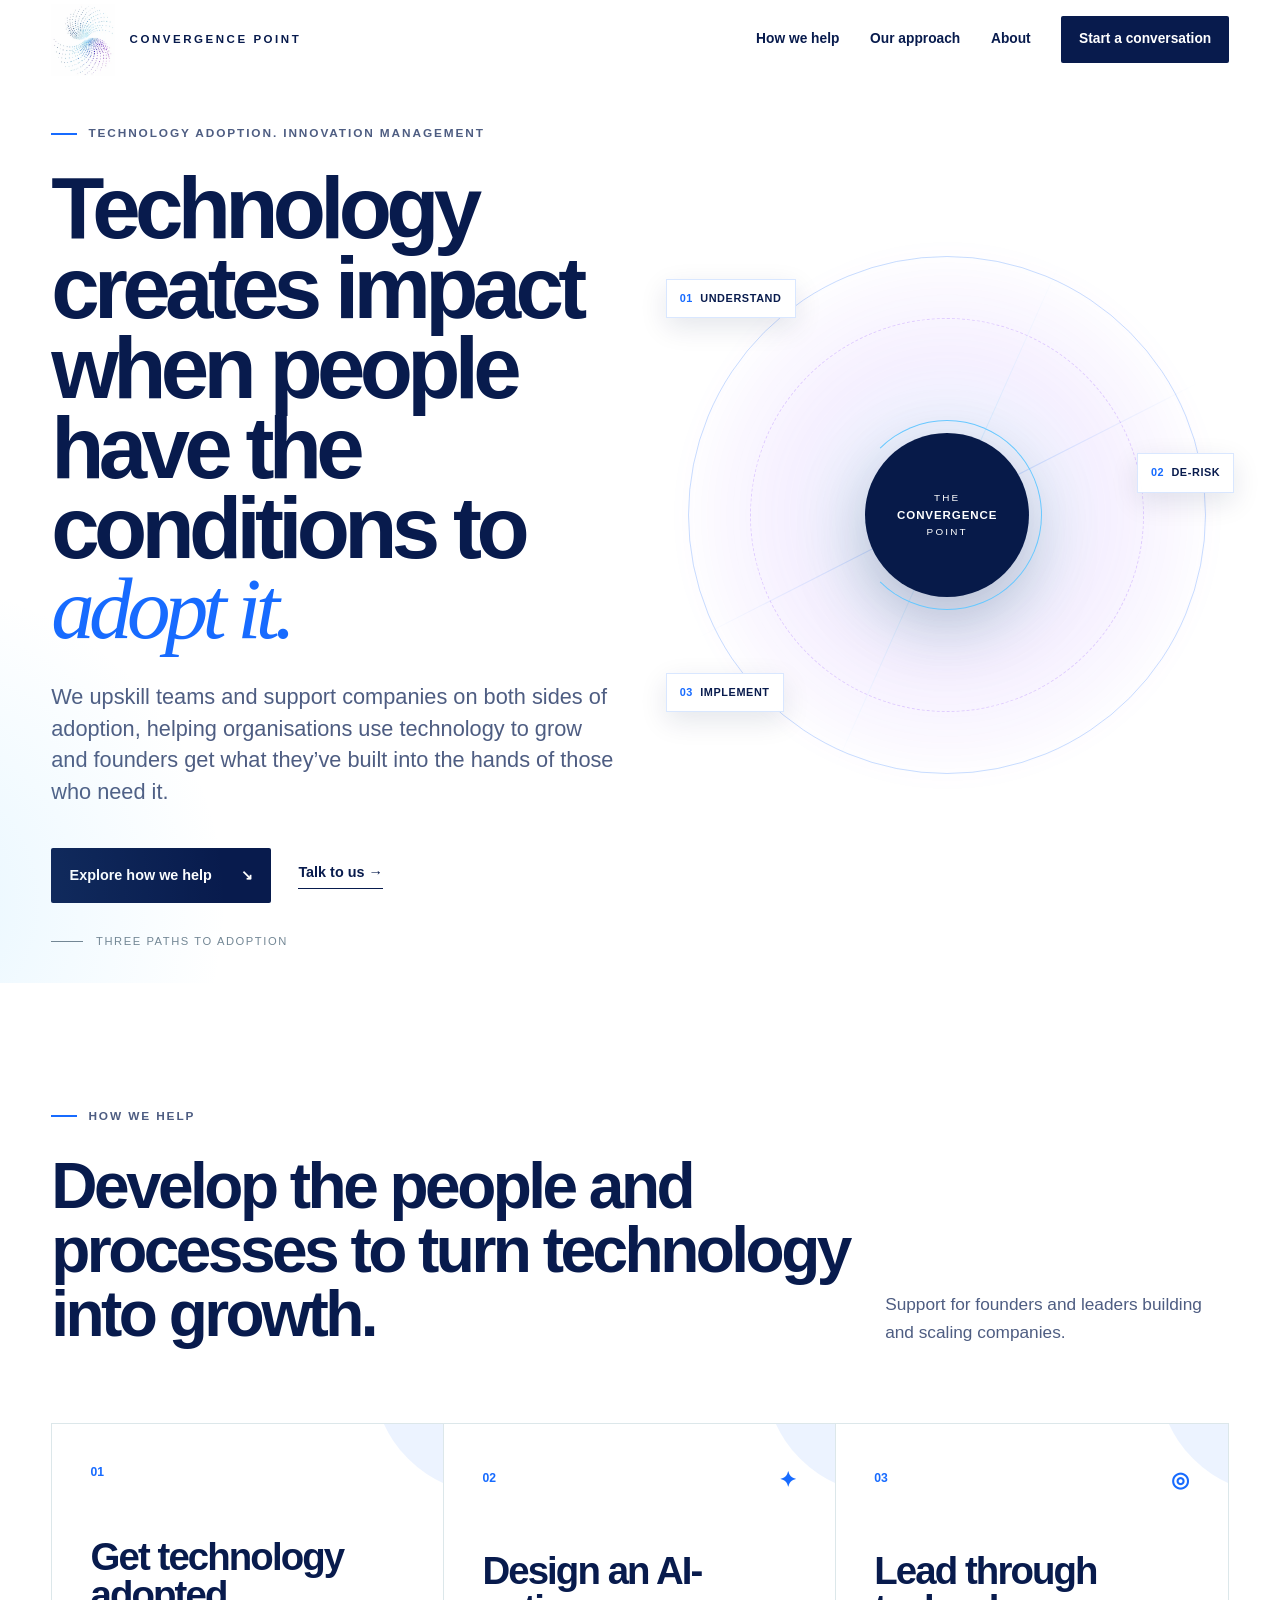
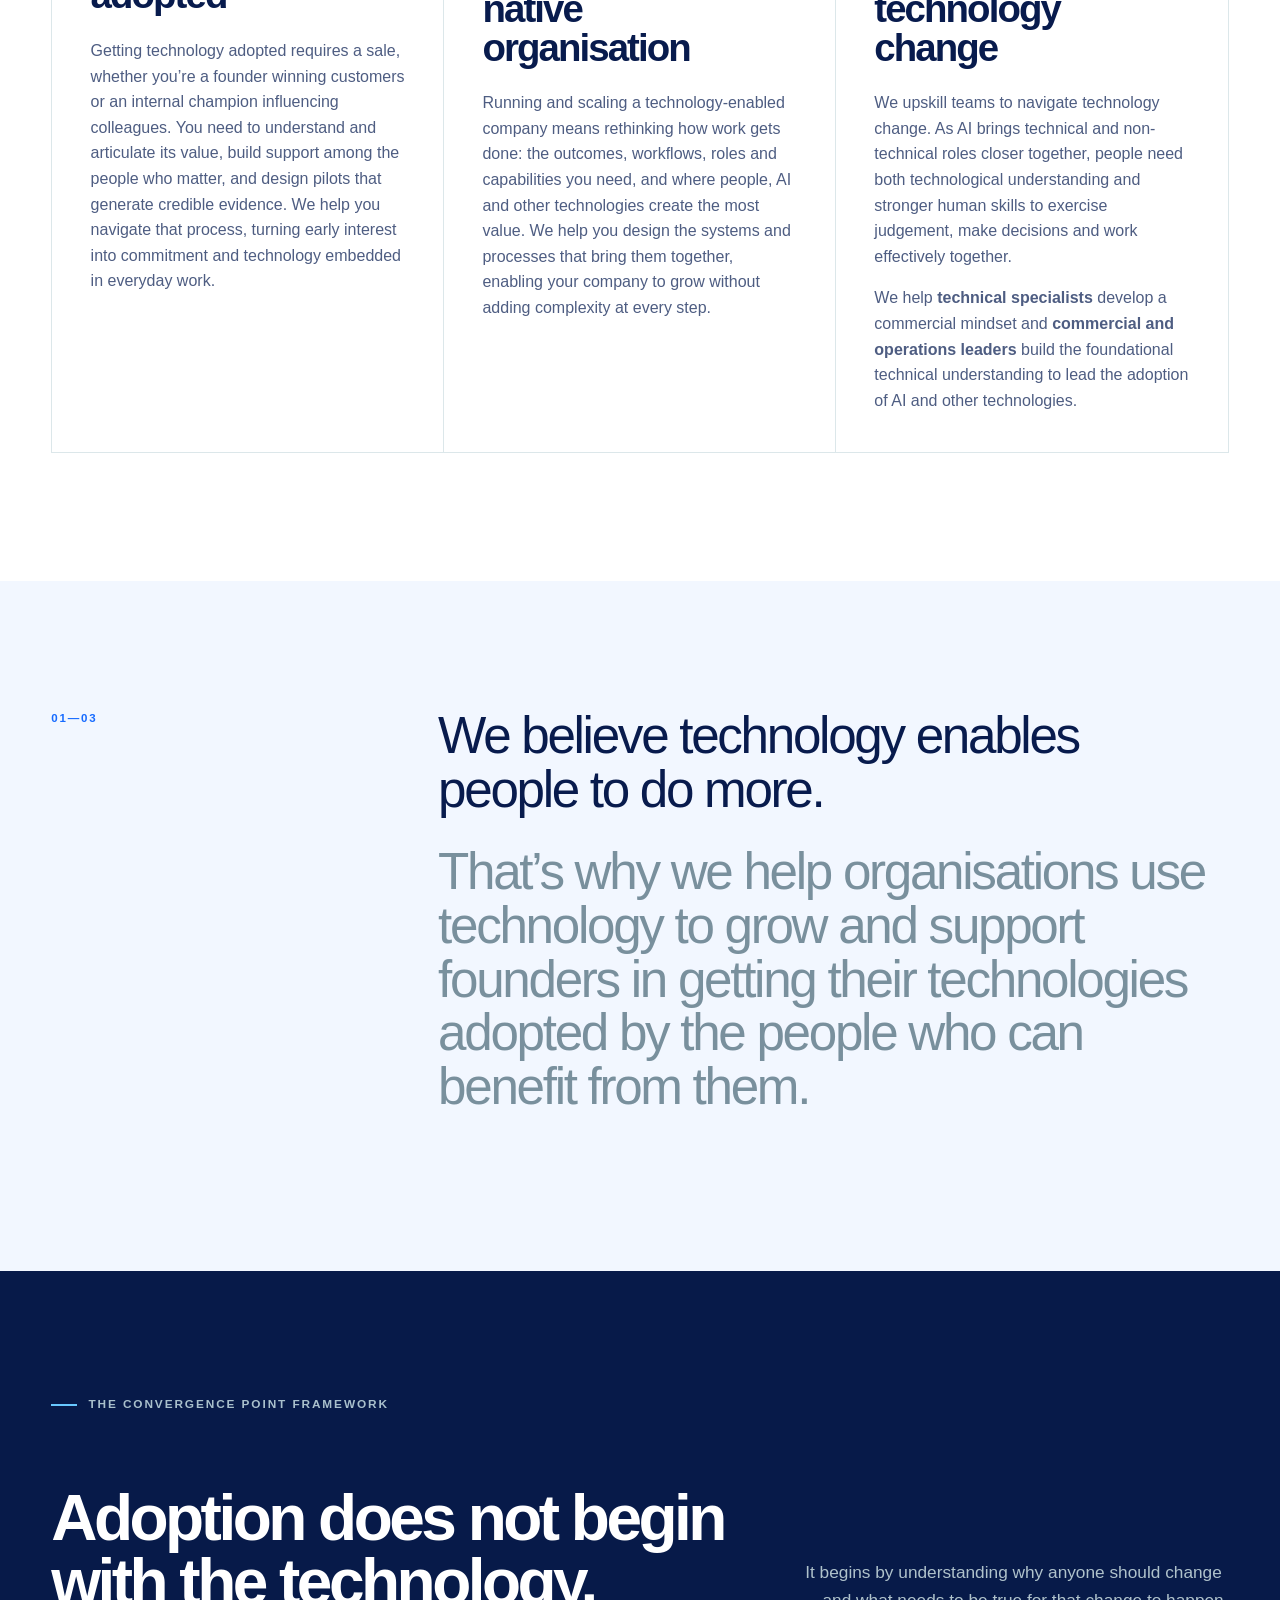
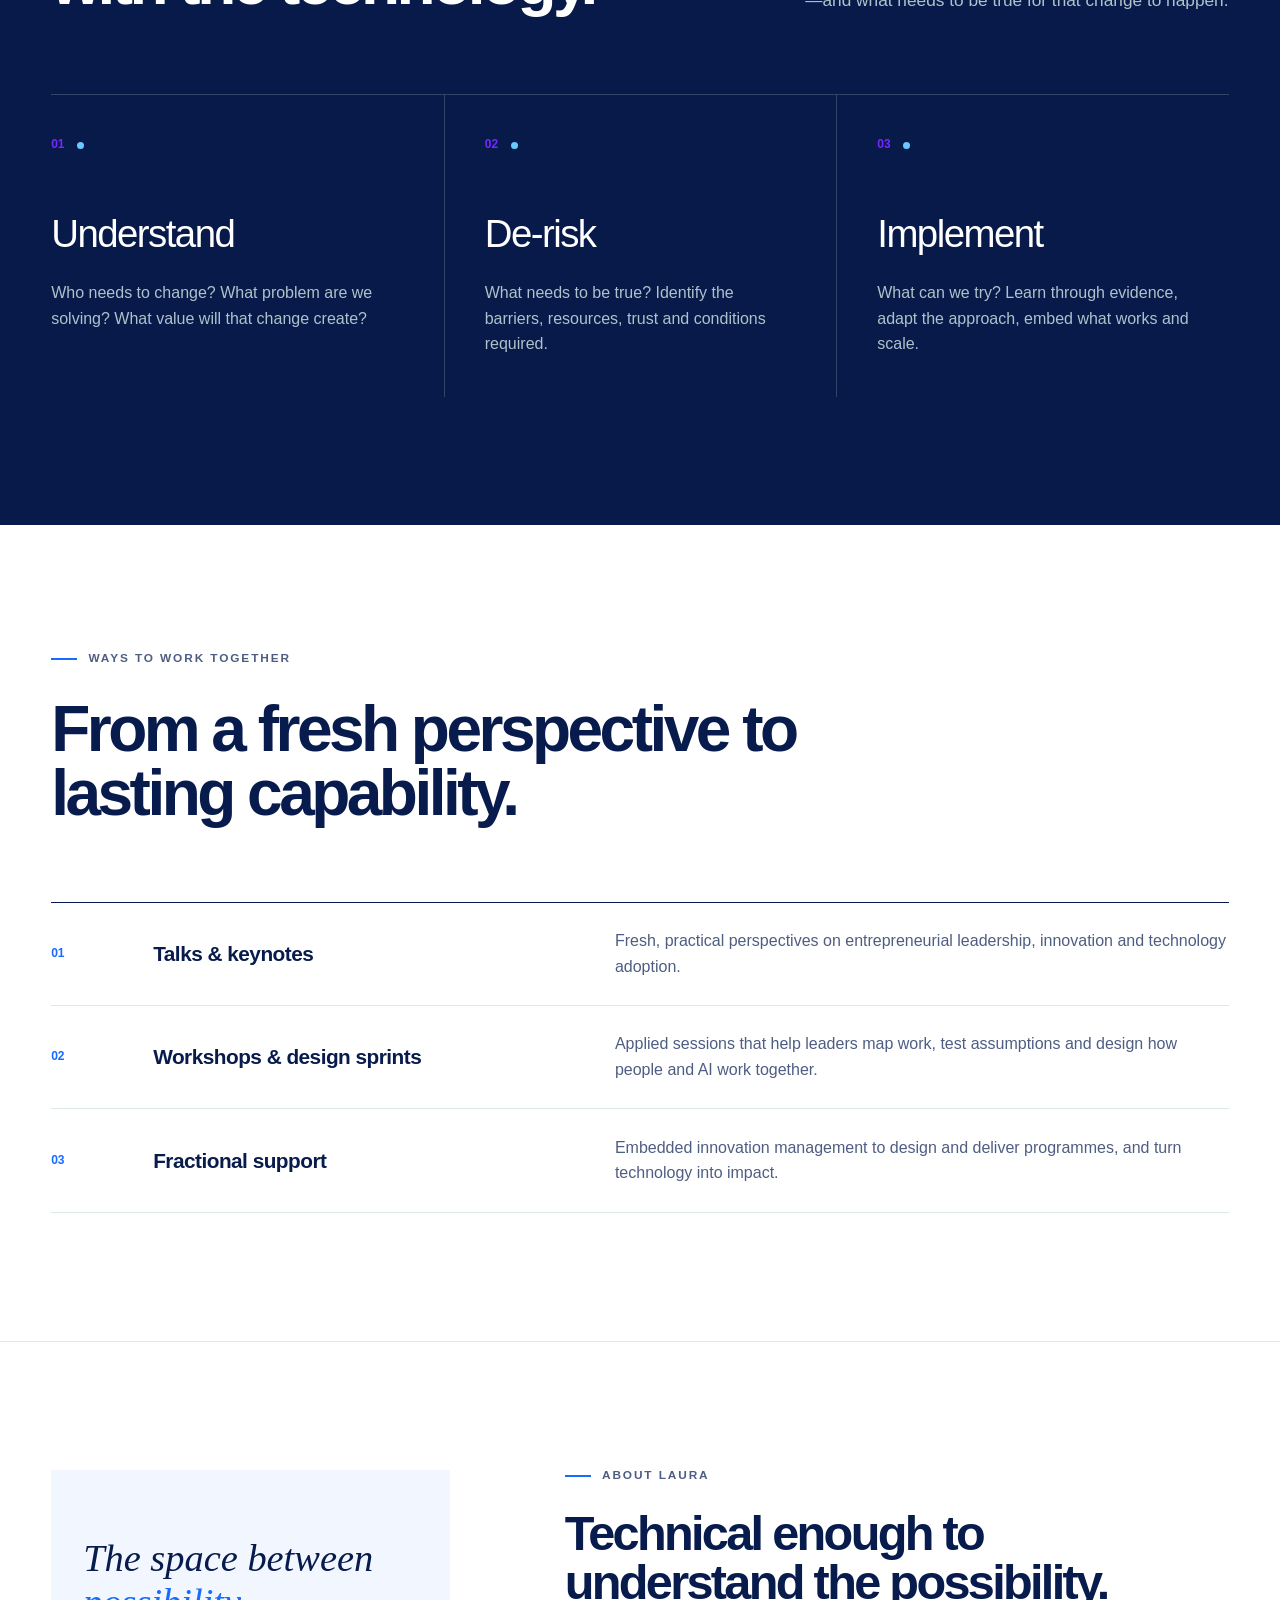
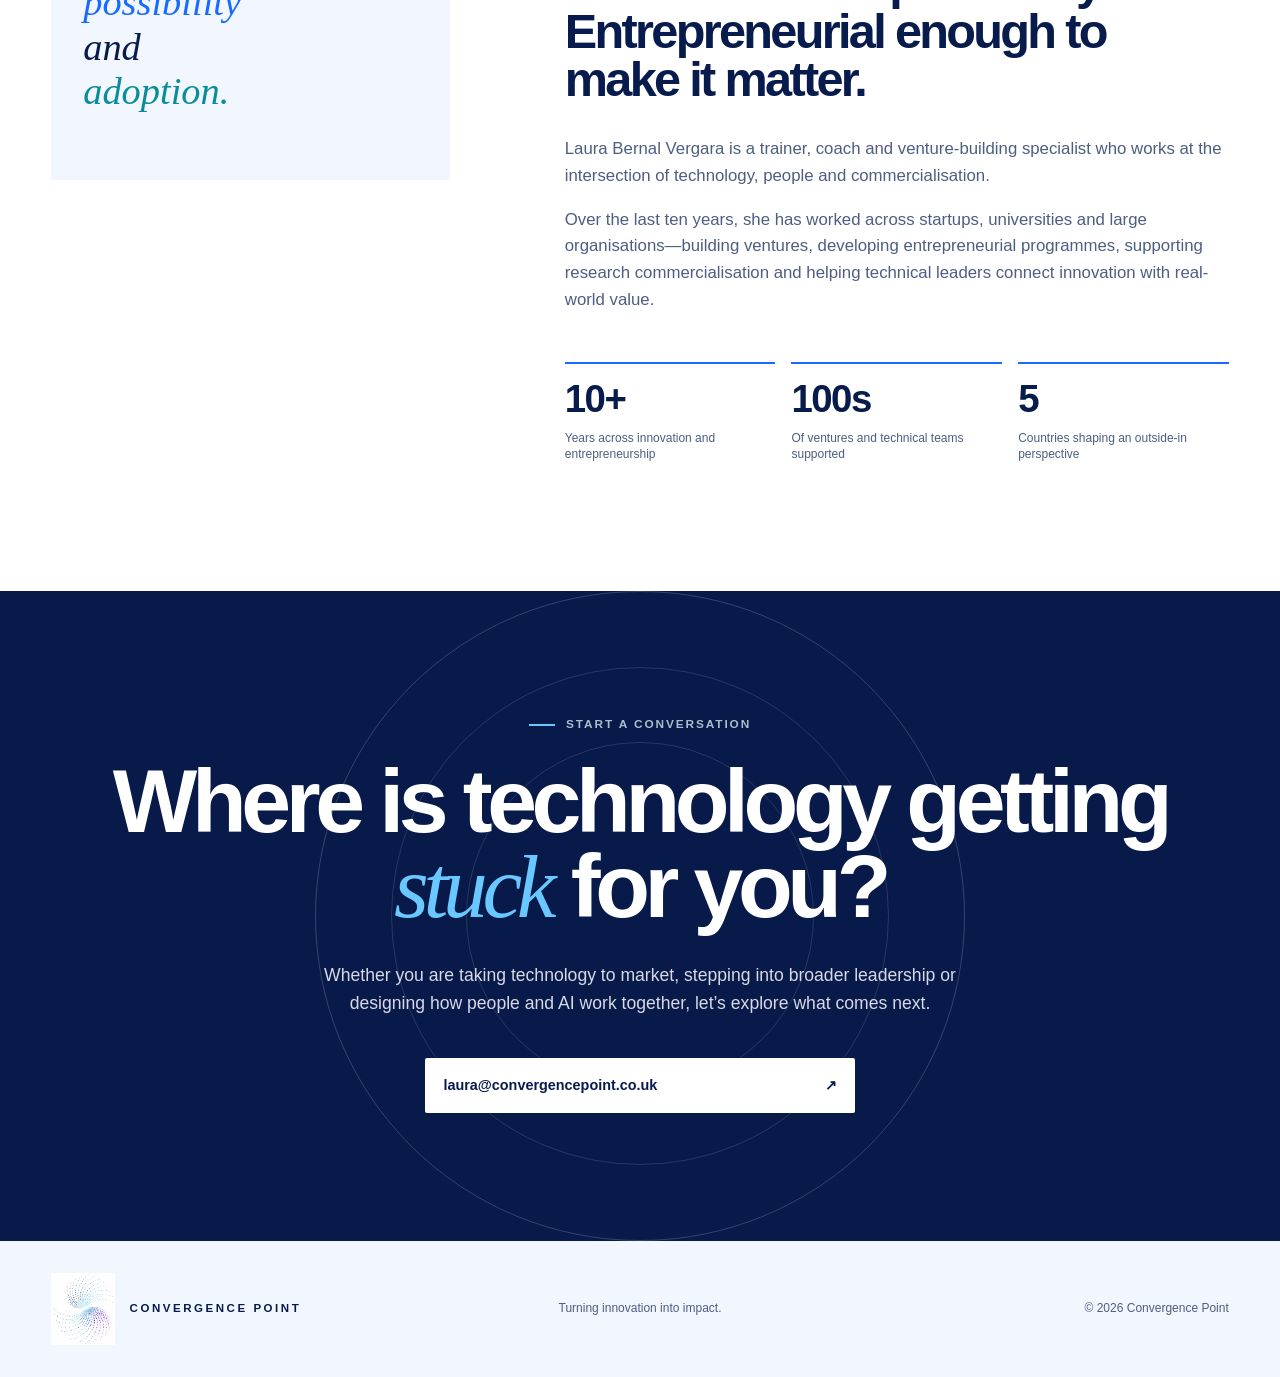
<file: index.html>
<!doctype html>
<html lang="en">
<head>
  <meta charset="utf-8">
  <meta name="viewport" content="width=device-width, initial-scale=1">
  <meta name="description" content="Convergence Point helps founders get technology adopted, leaders work across technology and business, and organisations redesign work around people and AI.">
  <meta name="theme-color" content="#081b4d">
  <link rel="canonical" href="https://convergencepoint.co.uk/">
  <meta property="og:url" content="https://convergencepoint.co.uk/">
  <title>Convergence Point — Turning technology into adoption</title>
  <link rel="icon" type="image/svg+xml" href="data:image/svg+xml;charset=utf-8,%3Csvg%20xmlns%3D%22http%3A%2F%2Fwww.w3.org%2F2000%2Fsvg%22%20viewBox%3D%22300%20140%20600%20670%22%3E%3Cimage%20href%3D%22data%3Aimage%2Fwebp%3Bbase64%2CUklGRoQ8AABXRUJQVlA4IHg8AABwuQCdASqkAaQBPikSiEMhoSERW4ScGAKEs7dwj%2B%2BNf%2BQif%2F8Gxzz%2Br4N9qvLFDLy34j%2FQsjPNB1B5V3QH%2FV9bn%2B29Qn689gD9a%2F2A9q%2F%2BU%2FaP3Cf0j%2FT%2FlB8AP5Z%2Ff%2F%2FB%2Fpvc%2F%2FzH7Se4%2F%2Bjf57%2F0f5%2F4AP51%2Fev%2FH7O%2F%2Bn%2F%2BHuBf2X%2FVf%2FP%2Ft%2FAB%2FJ%2F7x%2F2vZZ%2F3n%2Fx%2F13wM%2FtT%2F9P9j%2Fyv%2F%2F9An8r%2Ftf%2Fi%2FbL%2F9fIB6AH%2B8%2F%2F%2FuZ%2FwD98%2B5N%2Fl343eCH9C%2FHj%2Bu%2BRb5N%2Bj%2Fjt%2Faf%2Fj%2FpeEe%2FwPQ3%2BJ%2FVz6F%2Faf2P%2Ftf7g%2Fez9r%2FvP5Vf0D09%2BL37N%2BYX9K%2BQL8P%2FiP9N%2FIf%2B8fuB9MP0P%2BI%2FKTxt9P%2FzH%2Bi9QL01%2BNf2T%2B1%2F5P%2Fcf4D9xPYu%2FZv7N%2B23un%2Bdf0f%2Bq%2FlL%2FY%2F%2F%2F%2BAH8P%2Fkn9h%2FsX7ef4j%2F%2B%2F9b7L%2F3H%2BW8af7D%2Fsf2F%2BAH%2BKfzD%2FQf2D%2FJ%2F%2Bf%2FJf%2F%2F7Rv23%2FV%2F3v%2FQ%2F97%2FD%2F%2F%2F3cflP91%2F1v%2BI%2Fzn%2FZ%2FwH%2F%2F%2F836Bfx%2F%2Bef5X%2B3%2F53%2Flf4b%2F%2F%2F%2BT7wP%2Ft7ff3E%2F%2FPuafsd%2F4fz%2FFdY3WsbrWN1rG61jdaxutY3WsbrWJJcK3ya1jdaxutY2A%2F4a4Vvmq%2BoIfUECQ4kk72w2AEdDLz%2Fk1l5%2F4a3ePc5pmw2cXKi5uilFq0KS8VZVsCbi9ja3iHfJoQFvk1rG51J%2BZBfYZmA5BO8EAItlp2L1%2BQ8BjuHUBO6TZjt%2Bc9LFItVQ7SZWSRphfFBRtqs4NsuxMG2Xn4Jdb8dtRM8O%2BcVAczCPUmYFJvQl6xmMWY5x1DFFwUotX9rEcC1TJc7KiitvULzHn58tWzhKU8JY3WsbrWNzZ6vwaPYHPDA2UCw%2FeK6t73O5VtjsWK5fiuaiCPhOV52nTF0I2zNOUKoyao7iPBDdxKLkUcTlHDLz%2Fw1wrfIyFG%2F2DjQJSj6k%2BFhWiR8jloWyj2EA4WT3RTePTN0sp0soZv8%2BdtVIcZi8wuhRAu60PZWkandWsboQFvkgVMf4%2B2QM%2FddNM%2BvC%2F0zzhbCD%2B781ikD0hMDtu9VtRjRDZTjDMjpEALhgdDLz%2Fw1wrB7TKxuM%2BWj7CyK9bUwOlbkVUOEePHab3t2pl3EI1pmVql0kEMZjuiwEThAR9QQ%2BoIfUA1EI5QeFHvpdWChb4NfeI8VBtEh4V9pw67xKLWTqiymGarSjkWtH7TK9tPaGbirQXXpzzoGd7sHzdKe%2BZ25YaVOpfeSpG61iSHISHC77xdQez%2Fkiw%2FWpARPIabSMB8ZrlBVYbn%2FtgMEZyoduSLvpG%2FB1kNDCTOoJPjqhbfZ0JpcLmkF4bHgKAxe%2F6Gx8SkKfUyVyun0Xwt8mtY3WqREhuvYflh5ZlMtN58t05PYLy8uIAFzqiC7sk%2Fwkp3nc2HHD9ZcoXXy%2BEDAjRnZ6Wgh9QQ%2BoIfTPGB4dFbGa35TD5H%2BhInjum7lUpuHprCqqnlhinLQNZ%2Fhbn1BD6gh54HxRp%2BIaJGSIZI9G%2Fy%2FxOCY2UQsaX3cxg2y9DcmuFb5P0Xms%2BqkDbVlzbw6I9HIXhrhW%2BTWsbAf8Nel97HQQ%2BoIfUEOhdODg9gMtAVDqM8AsMxFHxW1932GbP96Sv%2BCIFUYhTg1HwVoTpCIUM8dOKU%2Fdcda%2F05Qi6KKesijW2i3mauPjzkPpzLKVl88eyAUe7wI%2FVXiFAJ9xqk2ziT%2BEJ2aA8DjQiw1wre9upShtKKI92%2Bb1WrBa3pb5TCNynSmAqD2iXG4jHUNsZp2xp6JTiVMW%2FGD9mQtOcRoJgOgvDf7%2BNqXV6XLc%2BoIfUD%2B4W%2FSncDi7EzXMgSTElhKRaBRNCKQbMZx9xRQAD%2BO8FWsbrWnK1jdanRNFYGarFgAhjkSLtCYJk9zmSchgB%2FDReGuFb5NaxutY3WsSS4Vvk1rG61jdaxutY3WsbrWN1rG61jdaxutY3WsbrWN1rG61jdY%2F4aLw1wlay7fcqYaJDz%2F%2BBeDiHAAP79KyYRFjZOUVHb3UmDqLJkWZESGX3XyBxigd5o2EuzuRlq22h9H19wq424vy8URyQsqpWHruPf36wcEP%2B1myY3JN6jcd7wwGnBz6kYIGAaAhCPVAYEKETuEFaZQyXFAHG%2FBY5h12UmYPAcTNiMWYNUE9SmTtM3iH2Ecd7yXOwx6b%2BV6%2B8I2SiwVJ0mb3CN1y7xi4BXe85ISTlp1Ct8JNXdesL0N%2FXw48AsDUFx9hI1kL1b3qIP2FZnDcU1GW4NExBxHhgw0o%2FmlqqPcUQOaV1d7QR0askSVN%2F9lRC2vzROQhUKmhioZ3tx8vL%2Bf2dQKZ8mD%2FqgQykXcIRjj34Gh3DB729aW5RFiUFLYr3WiWNFNvEVEKhAkS8GIURHDeCNXvR9OLixYjivwbY1waECAmarX2vHGHNsr9a7LJXD5qvI3BcicFqWNMLGBgKqe3Pr3wAdAC1Bqt9Xcm189E%2BJ%2Fd2Lnj0paIZ8FGN30WUcwcXDxlE2zrl%2FqmAPCM8tUT%2BM8wqXQWXWSzJb4FhN%2BeLfz2TRiHCk1ZObMzvjqrRs50L%2B3ebzg6WtnJqlVW%2FLDEJVw3T57uUbVR8DCyOuVqZoHJERbfXb3EwiXgoxyZk68VN3Ptzf9ovpZ4xmY2%2FV200pDGKnyvyrf4Y0ugh1Q3ro5IwTn%2FVM38W%2FjssHcyScbJRpzHyTrWIWg7F4wBQuMGylD%2BUHOPuUH%2F2vVekgHS5Xin9ZTyi25WQuBAzFccsIvO07%2B1wz%2FhDd%2Fq%2BhIXN3aFigZFIKLjeAy7XN4lpwZcihzHOuue47MqfDvZWzCSl4gY%2BT5fnG61cVjudZPetOgm4V52T1PDDtXFX0IegX3xg%2BLAszsaTZgeDUUJcJVx1JfU4rsMu1J%2BATsFodj7O5boM5MDCxTmIqeBnSOWr9YbV7%2BycdViJJ%2BJQyYrCb6YB7wETkZSAQJxVkD%2BNQ2X8Lw4uleE2zL7%2FEjXDqQTQr4%2FzRprOD%2B1tQ2s1C1n%2B32BvEKuKJy1noTwpAJH3fiPdr4Ht17yfr1XzsxlpQ5kiiSPl8k2pAmQCAWA384JIyY0YgMDMtwCc%2FiRl2u5etX11ucMZIZ7DUf2TsIPM6cR2k0hRjHVceg9TStM5ovawXVx2x5hAAt2wGLMPySsGvCi17zesY9Mr0ihax8yuGVUaSMN1WWCPSzT184TmruEyYcMpBL%2BbnCkwHdI%2Bhl5lnAloFzJ8HUQsbGOBTvHfbnBYcqk2KJQ7lWGd3opH%2Bah8f3YCOFaA7x1UZqufOccVjGGvmKaXS8xc2dZOwAWru3qDMLdXI3ZjcTocu8l1y0iJfZ3L%2Bq82qpH4r9Xe5jKD0PyUhufU8DK5V1azHEezlrvwAU4aTg9qkKqZpHyP0Zvou%2FCWMNweMGLjER8hzOVWreH15xwUiaoDcXgn%2FY1uJRQ8%2FVqxOrqCf6JFmwv3gpWyUXbxXhntYq4kqYsM6t2vqTJCPIUBjEonxtC2giAiH%2FH4QWesRFt5Po%2FYW2ltTad4Z5%2Fg%2FZbP4%2FES5ZxWyLJBzXNCoCoR8txR%2FvEv7tAxlEA5wBYyAMxu%2BYQn4ojDldpx5uVjkCd8BkvZ2vmNnGduV%2FfM0MPFzMj94OElWW%2BEtpJhU2UgMWWlCMMmMTtsaJK4m17IMD6uYD884CBJzdfF2so2b3nuzQ8mARsmGvIb8vNKSrqb7hAQxzSWA4t3CRuYB4AsSwgDx2nm0atEWS%2Fsx%2Bmr5QFUkYnX%2Fgbu3IQJ7ClH8u5awOTrGN9WwzfAXTkCMxFilEZNbimqg5s%2BWlvy%2FSQU0jtt9sujHAlQHcmoorp%2BQdHLMcuL9MxdA%2F07U81zFhwqB%2F8bePIUKyja%2F0xD1O18dYYYvSuQ5MaNurFU%2Fk8kdhJWEy43FhdigdIpPqVUqh2RDC%2FgFfGLnHLPcDNjIbaGFV5R1E%2FSxbHzNiXeG1zcib5k3h7bUEHUjTBFlmag73jt04QeuVGgMAz7cgNN2%2FUIUr%2FXf0Nj6v%2FjT0rjamIMuplC7b16BNgttM%2BLHjnVXfEXUpqKLBVGmQ9uW9r1NfntwwHMqQ6icGrXmWdudk32DwHDlOFL%2FMKA3l%2F9HMiMskZCQazT6p88Rt8IhEzNRcbPfcJaiHH35%2FHFcZsjq4nCSIYxqY%2BZwqlzchfHRDuYqcUuVJZn1ezwN7qS1yC22H9Hbg0viKKtAonGTDPeUXWHuzMWOJg6fyK%2BS7WofYmZxnn9cojG9kz8J2nkE9t71MmZvRdDmDU2W1gw7nwo%2FB83ADbx0pnCb1yrZTlgXgBE6QG3B1WQehN%2Ftv5XLCLtJN2v%2Bll3mobCsg0a7lkr0Wle7qmcIhOYQ1QeWRUFbJ7x1DC8wNclDriZxM7XqYbiZ7wEQrJ0g%2BQq9XSgp9LCOuoxYsfCAKXFVHH1pXNFhzYbcMVcl8EhvDXNREcBllcKlp9QyeEpp%2BWIKFT3P5q4%2FjkgtjbI26D3wZcaBdPw3858zEc%2FtxtHRHv%2BqvF5d%2FYNppAO49cdQYabMWaVwkVIlwpchP2awIy9zIfNlfBqpjVTXxYd6gsoxD5GrUpCIk5VzKlf28qv2PE0ckAgFaQc1wO%2F8nJfjiQ30p5TPR1lJWcNnASsN0W9BbpPo0V9p2YJ7i6DKdZOjaiAmsQ37lu7cvJvwu6PziQP5LvPa%2FM4GEhf9HKteTzFKMUYRlihSyXBdBi9dLxiPQ9Q1NI6N0APnA2iFuKbYCYdDUUoXa1D%2BYCOccau7hkQdPEaxvdpIp%2F5AweHLbtRgnJz61agOomneozaLE0OaTVPbHYStRxK9FbkqKc%2F2SRyprGJhoYWDLXOb9ygJXWzaCwd7GHLT8dgi8o7dKYQ7I7wp%2ByFRTLrPti9fIaMV92gS7tigZFGQHoeAgnQslidIgGoCStT5J86EMwq7zIoMZyfOHgZO5mU79FwSAt6nSDyCMIzFIYJ7JrH2FVwPmcj29vSvz76vajMaScfw4%2BcgsZO%2FtjbMecZmZcLI%2FvmJwm93ADK7SHQlZIeth5p%2Fr7g%2Bi%2BQb%2BVG8ewTq%2FNz%2FuAGWTq7eHjd5D2xE%2BWurJOHlKrEMYSlX%2B7apZR%2FTeivSEgANo7t5ULODFXXzxCHkMyPklm6227qcIdGptBQcAaG48rX0OvYubO3ZZ1H8Ex2rD6qM9r%2FilLUd4yHpj0lN7EEtblBvj%2F0ocJrXV9PyXgPOyLNbrssHpQBeyTZOv1xdKdt1bi1OwUVIKj58fWaqiP3%2BJTkZJu%2F4JT%2BmL4W0qensPH6VjXKvmQrl8%2B9mxz3Tfqo3ux5DuW2Bisskv6Zx1KHDjNt5RGdPtxY2%2BPAuoNQRrX7anrMKVxs2VlsKJ3HqtLpvIp2NPDqSIBkdWNc6Q%2FV63Oe11NEIoai0mBmjerke70QLptFiY0N%2Beuty0N8yu1rjrfarg9XrYp0q989Eakt3IOii8PfgvGuDiW2wTvKKgF3zOb4ELn94xxeKIaye4EnstE8rvkbPDolSJn3jJpSrDWus2AFahIlxb1wsy%2F8fM7RTHogb%2FI2cs8cdizm%2FEzel2Bfpb82yheh2LRxddTeGpGtiLaF%2Fi850kjMcQxEkYK%2BkLfZ2GDc2GWBVwMyLzTzIRkL00PhSJRG63nGq%2BRW65g43JMbqWysxKDEFLNmJ5weW4DVLYNdOseYf7rD2rh%2BHLBrUcRsbULFxSvdhDXQj8vZF75BAV1CFaqeCXjHOsywX%2Fq1tKU6xbNVgnf9VU8e8cs5itLdHGj3SN%2Fw%2FWjv%2BX3U7ZHl4Q7SjQmxSiIEk%2FA%2BjUHLFCxAgfsaG%2B1SzN%2FoqOe9xW%2BBgHvxdgrXuV4mjblqD1snbhtZU7DC0RN3G9ijEEueS3lMcPeMmxq359GRVEVY3OXElHpNudrwZPAzTVyEfWnzOicd62kAdnDa1ndZMVvK80VO42Lca4%2Bn8xC1JOiPtCNbK1l3E2I2TubJ4cfntqqfoQipycnK2GzzJ9xaXibMRcTjn61pgp1%2FeEohMVzKGy93Y0MQkEk2ZwNIvnyQuOgKwTeoumCBj21ulaM%2FReFVf%2BkIQNZNtGNBKrn4OyMnAbTrZLzwQVCuy9FnmhFLIFs9msav9vSJS08dS7YcBXcwqOdfcM2sAeptTTEDb9%2FkSRrrwi8rABI5I739p9QVfGRlce6JS2%2B6zEk2vBcJUacKNJ6oDLtBulBH4HCfg1Q0S9bzlu4hUx53%2BVZiNTAdKtIfz%2F3VIjXZtMPpbeEj%2FSlhHk85on8qAnwOuOaZ%2BDV1%2Bke%2F3RrOThG%2BjR%2BE%2F1Di9CGDWaMZLWz2iityc5cl54iMsDd4UWUs4fVtUXRI8EfH89AUKFOOvrwHCeAgUTyaP%2FAh4u7Zd%2FLre5mGroNdv65VSL2qGmcem6AT3yOjF2gqH4Wl0ltqopfLs0gC0CzjTri%2BhYyKyfYbJHMNDSbpy0OqJpAkCWTaVGLKsOd5sS4GBQUtf93EMiKY5PGwC0w7f1z1Po8WIJhLu01XiEsc8Pwn70r0tQxe4BPYX%2FpOb%2BHqN3vYa9nbseDc7dqgHojxa0C36L0oIVoRuScZyrcfacbvtGRW2%2B02fQk8nu48kLEwDW2Roo%2BAIDMbUjXb8JISPg5cBTwXYGoVQp4Gp9GoLwnTV0UQdmjlJVRmm0UX1lnkj6v6e3Jar%2BIvh7MijJv4gbtyOj7Z9i1GiOOKXyU%2B0X%2B2TOUVXgFDIVK0MmOHF6nBwsIwxRgRAzcEhJpFIdMi7z4KYJxmIIPYTEc1HvJtT2OSOV%2B4ZS8XdzFVQbHySqjmkiEL5lQalYI5%2FSlPMcUMmTsRoaA6msmF%2BwMtUY6gqfjSYmjXlIgxaZVptbcKelMpSmm78XBkvk%2BW1e%2BybwWYbnJMCZP5CWGPOqCGyBBkkhfExisCPu5pBWs9%2Fm5LT%2BkgUm4VSbcQq7v%2F7y0axjwCUvO8Jyv7EyHczI7lyWdrVd9ASaGCPOEIdK8LcsPHY%2BS9Sv3AucpWojgbCFYHMdnrsTk5T1Ztl8PbZbPZcvPEbCtYj2VtkVVEkVFqB9ieZtdaiXXFUUKhUbG9ayfXFs8nIvFKxuagvTAgn8MrUo7LZxUEQBv56JuO%2BIi4f86w%2BPucdWSDE7dPiP4S9pZLlISK6ilV2DKNpzypYOALD%2FoBCQOHeucP6xMaMYlvXhNGfZG%2Bww8ByLZ0CuBdd5wOt94o5mla9Z48KnWoCgDJ238PPeBR802BjlpuP5YMnUBZ5UgMxrLQOSAXFdI8%2BQAy4GXMX0BRJ7%2Bw%2FKtWN4kfdp%2FrQ5Lkv66qHit1sgqIMAJ5eYXQYcdPiVgVaAw0xjOK559DOUFyEdld7TOihE4SyEJdCS5CfGRjy7KPIW%2FICGDVOLE7sorDFuS0h3rAfP95TZfIccvH2FY7WVYzAsmD3nRlLP2najUwXF%2F%2B3G35QZ6XDdv2S1diJcNa5LRrRJZIvE9OLZrQolE97AubdIWVG6xIFZxX%2BkppZUUWN24ZTUf8%2Fze15n4a95JGrM26zb1d0ydLtvccjXLUpUzlBsRA7mEJE0M3hM0cuWYG%2BrYrpjApemegoSKFTqQFHVpcd6RsOVbgQDNHw4o1RHblV%2FGc2jRInN8oDWFBYhwOx4z9IFbeR3rAKxSPWiXsi0vAO7ivVMwe06BgWPvWvjPyowi6mzlxA5wszuJv8Yem63RgWM89PSDWIAdLfH56TGkeTobw4Dm3aZHr9V7CnksH51acoHNOndAwl5A52g5YdCuTxsuevOsDmJkhNmiqdK0MfzE1hg1F5IdBuPLwvEE%2BYIwB%2BFzpEdq6MjfLlIEPRv5Z%2Fz%2FhGX7X8XYs1pu0T9I%2Bx4kzfOiw7HfmqjdQwOydmGxnY2bI5NchzI2kg9liZ9h3tlNDUI1uZss8AfG2hevgWcKIDzTuKsPQ4RL3Al8hohGUlPXQw6ud%2BW7L5y1PmRqY6tdQii5iRRsQVVQK8NfczZhqDelOryeaO9%2Fe3r3ArymOk%2BhLW4DFWPsHe%2BJG6Rwz2ly2xMvSdqUNzGMIFMc2T5nxhbi%2BcIJ61NGJcUSI%2BdM83sM3ncJEkUCLiOmt2FnxPi29yh31VeJyvir4mi7%2FjnC0CZ0gBllaEhIE7RZzZwm2oH%2FjVK4v1AcERj3cI%2Bgh7yHMe%2B9hZUPpc8dP%2BiyJMGqWWawAG6uN4YY1dPXAyCIjDpMvGKlqseSKrrIkt5J3kNCX0Xdq0KOzQEcuYxYayO33%2FNvBayOG3zAHS2Yo7xpUMED281eWRLTPk6SICrakIQYO1H%2FgfPijSjxiMxEN6hg%2BFEs4HuX%2Fp99r5BtSIfpw4eCgoUhy%2Bd72K7aqQEVuj8p8EaRaghHBx06pe7tbDCKyPojUeNeMW%2Br1IALDnYbIKJpxdj95q0dlR94L85sBZLIO%2BXvb23lu%2FafpgYNQCMLlHCs3iUEWFLLFCNS2V%2Bvc8rzc3to9niuARgpgEOM8TpdILqgF5rpI99eZ0ahDH%2BwiBi3%2FzfMuXHtaNfh27i3kjmQqt85R5ev%2BqUkALfVJp0Mr2HVzrGwqsciYpBNRjIOeNOFPeqrtIlEiXFfaAKpVD17q%2FzCLNE2Uxw3sPIHNmeBAJqqRkhUyy%2FTMY1WlNy%2FZNZtAZ%2FRluFTPwyqs%2FrmuHsxkvE2vNGVfPKutqs2hSMiT4O%2B9ozmWx38e3Ptet85Tt7rOq7E%2BMqoWQmJuJ8VaDp18nC7zJr%2BFQEnV%2B5QrEh74E747eQ6D9IFSZEfFJbyNWz7cTEB0bv%2FTqCvBsSz9dV3Wf48MXmKY%2BGYBZNP6eZWasZW6VCRg7uk8JnEi4S5YTUBpr8QbGzSg92RLesibtoFpWD2RJCQ4XT3RPmkBQxBiAfFgKsiVoxKWzDL%2Bgo5om3J8%2BKPr8LJ2xZA6RfGChnXu%2BZwIFabJymBdxVZ1BOBAAExtzqD%2FMatrXMX%2Bb4vZmWwQvdRnbKGBLqb8AwDzP7WDZM%2B%2FC3rL53QdVKxeChQRxOsNAh0O927wfx8d%2F4RT25QfHb46dXe5YmPmwlIYnfXjKpbEbZ0EoXAitmR8637mr6QMprr4EAjJSzC2nAGAL3XW2ykPcPQPgO5%2FMl0H39xabyD363gEVkOGY4ld0gp%2BQ7oG5ryoAHsik1sSWTq%2Fjv%2FZZrFHZztV2vpS62kx1DpUv1u9JcutOZfJv1kPJtIGdHwx%2Fw3t7uJm08%2BeBKGGEa6q%2FNKLUocZsGEEUWgKFMDT8OAFVNVBmOLH13bXPlKkolzuiXT3oYuyUxX4%2FjwPHfasElsE1hGBjQrM%2B3WUjjX1BnGfggTpe%2F6anS2FYMXKMOxaur%2FuxfesJjprlTCjYVIh423qHrKDUNAs4tDyGYXt9Ue0H1fI3vcKd7xHqyJfiW2coDBvqy4PARracnpBQ0p0vAMsnM77a4fE9OiZMP4iLM%2FR6vyIgyb5jcLFgjlKVAy5dMvVSSZzwrSnZb4Oa%2BJeTOqRm%2BGy48KDEDH65gzRfI1MlmW%2FKs6qRuhP7hvTYAbKXDv5ULTQGub30UeylN2E701YIsI6%2BxhYWfTNN2gbpxKOQAOepmKZ3lceNqy%2FTexC32JtKP68IdI8JKuf2ZYoXmyuwNwfEogS1UhLmStS7e387iJyb5qPtyZl%2FIKNK5leBHMDp0QuiJ8bJEvghIAfVBTL8wOc4HcF6xu%2BXEPtjUCUN%2FhhugALmJSOFmAnpb6yWh%2BINERWTQ%2BTtgt4iCGX9LTSThAMsK9RvzS2%2BNQRID0ejCOPVAkk9SMEWx9Uk4udPDQ3X5vkGwe5jFz17i%2F%2F3LjFpEneoxXiJ3KWzVSBv98Wn%2F0wrm4LMqsQe6CwWHvA8Prcmjz%2Bkrn0Bf8%2Fx99S4i10TJr67fgNynQGCFy7Ei8UMfW8i6VBIra%2BBNh32ALhxcku6%2BYQvP9u6AIfmnbV1i0KyOrGO2UTn16vfEsqieeQCaKcXOfOnwmy1jPsN1OYuL6pb30pvFwVd5duxBSD8eRPPCqijIzZfK%2FbePWK9qjLF62PyvR41eg1dXeTdNEtdKyd1%2FBNnibIg%2FmmqNVXD7%2FosVx03Xj0zl736IbAu9ykV9kuSKsQOg0RBGlMe4XcJNd3htMQdWwjVaAW5duRB4gZ8rwS3s3ihDxMvMnnDuTIwer%2B7Dw2GJNN3%2BR72f0rSqjl7XoaKpSZn5CMmyMcZrazbbxs4JGCGCPvIoVPgCKV12eDecy1RQD1aA1dj%2BjR87f9k57Dn2I8qehf2ugQ9%2BLN83El62fTSj1hPZ0h5r%2FzMw3KkEyfNwfTr1YR2yZ9bBVLxLAilbaShZaeiKHmb%2F4zanu802zgFs2NG0GEoi%2BVHvrXKVSyvDiybARJNsqV2s1xwje0moFdEUMNfhqE1gZexJH3VBTrre430U6U%2BPX29xdsIAm8hMYSQrXrkyhSap06W2%2Fapuwr7qnaXR56q73rq%2FFHtfXm7yPrA2XdDiuEuc3%2Fx2qm%2FnSvpmm20CcuTG6tzUSN3ErHChymnLT%2FqtQAS7l6Iu0t0eroW%2FWfrEBWfxGTf%2FT7ZsTq7xflnFzggWSSyKa476RQdHT5r2ioSfPk9nuF4pE%2Bc%2BaJEY8Jajgsh4O8%2BgT7NT6K1u02kqSEU9Tdz8LXYVREd0go1OUwJLCUmnR1UWb3A0lVKeejREVR7cSgsqTW8tplMa6M5YPKmLaHp5x5yYVqP4KoPxcyMhcQUzAc1mCyXhjRoCvV5MKKCkfsPtWGWLDeM1gJ%2BSMubdWBaWJ1HfTfEvFm37OrsYL5DgBMSY82%2FNtso9RowQpxsQ1Gq3UQHzfBybFuigdvLw3A8%2FaXHRnFlOePXzjNAPhXxTJwNh%2FW%2B3fwvvt98n3uBJj3T21RH3hM2iBEESUhffO9TbNGdJj5oyuP3ljedzdugSPBGoS0cmWWpWufWQuG4NofycoQTaWPAKW36fV9rqYsEXuG2jLtbbva3Rqe4wMlWkt7Ze6TZRrsH737PSRK8jBoqf5iYS6w%2FkupFWBGK%2FVIRJSWDy70rKJWH1J7Lte26rDjk0CuHeVxd0%2FRLi7E5vEWjuRnCoZ2AkDB62rrqpTiL%2F6f2hbAajQ6UOU2grw0pFvQRl0%2BuuKF6ak6VQzH%2BrTdxYjmEbJKdjwSPXP4yNeqj1T1Yc%2Bn4PVCJQD6lOBn422UkOgWBF9qB%2BB1k66fjIe7OLXj%2FrENi85%2FU%2F%2FBIcCKY2plCSDha6Dkkk2coDy7XrT34UviMruuGsT4h7HZozqUCRlZNZw%2B%2F5It2YLkBog5y4UuaiCJ1YRN2Ooi72CaBplSHe295HWQs0pSeso8Wlfh5eP66u7eVly%2By4nfPjRCJMrWyka%2Fe5Kk4kP4DGw3BOXb90AYGFeE0iaSdijKlxs6Qw4iv6Uv%2Bw8tqFN7yQPDlVZaFLwZEhIv2fUym7QylRAl0IHK2cbPjxCHPEtsZlENHVqfs%2FJxxTYs6TvPSPUIdCmvzxVb5x%2FFnrOWyzkLmvHybAlLMW4B0fzBd6FMehhcnh0trgPMg7AfKdZL4erqcVzJd97yHmOeSKY9D31LoTrEsEdESmRRmrjUxv6QjN9d7pitYuZbMxSvFJ2o8LYfNQR%2ByDJh2YW5O%2FUdR6qYE7eddc8NN32p3%2B72xJ5pbGmvl%2Fasl32AKn%2BeBnqve7yqzogScTZx9ky%2FhURuKqfqEL2JYms%2F5QnuRu5MWEnYnGk8%2FTkJtkfdXvWJcYpc2qriNG%2BAn0C3W8HqrtvFOv%2B%2B77DX8MFKQ7NKEkkws%2B9%2BWJAdqRb3NkGX6232dkDfmdd%2BrZZC0jpSrzo8Ml%2BOwbM1ZYKVD%2FWOuh%2FAdZDUpSv6RJfLRWJTewWMe7QCAhhwv0aFyXT23OfCi5dFylIpB3bBhB9dn8p8mBAnuGTZpRW1RzkYxtHsqHFjHXwdlGajTSmMmqIDCE2L%2FEfIf6RnmOuTNQToONHTopgSXK30Zey19flHVnn9C1OLjreS3YCGBw8eeniqVC2cPVPd6auz%2FHFBWHlnAbXkZ%2ByQQzcp%2BsvWwgELBeHk8Gnip4efnn6C6ZXbwy4PHpwGevN32Agtv1yPRLGi09xSBeeo%2Fdv1NL5XXbcuOfcmS72FbRBsAII2rZ1X%2B53RcjsUb37j6X8VHq3yUkDHKJzn4GcI%2FCUpCeaOavuEW7CZuqTKMT3WSmPMi3VVH6FyX2kWIU7WSsVKOoB0dBK5p0Cljof7CZKrH0rSbakpwIMYFNKQmSm5Cf7RH3uI5wpFcLD2gEPm7M3VoiO%2FdjAmPQ08mQiE4qZTM4LKyWXjAcEh7y8gd9GiDGEznQzq31dQDiqybvuJxV7gYlapUtlT1t96qvhUsYjvueZKokv%2FgVk2CEiA1dsBIjYdkgSBDDEJnWcGLZeZb3%2Br1qVyO8D0lrufw8%2BPwjjdAhZFv9ZPRu4WqD8DbTg6IpqKQuuxbrQpYjpMGA7%2Fec8Otx9K%2Bv2HZxnM1REU4DWUtI%2Bfk55Cb%2FFUHVn225ggeLe4BKs2zH0jqzOHEnJ3Poufy%2B5veRo9S%2BmqkPHoY9n%2FKjInVmSbR7cO%2BJjvmJ0VYCfB3rGAuQ68Bs9VFQb07KIWYqvvF5TXKDPBPCwgS%2FNS42nyxaYkLdrkLNpYP6KZRobWMEgHSyPtQ%2BE2h7ZMX%2FR1XpYDMEe7t83nvTkEcp3%2BnIU1CW6Wjv6b612E2QnN9lDsdiRJM5%2Bn7GLRUcI0xpKmOu0ezb7ZWKUWVbgf1rI0aC%2BekWjkrre0mMewbSQX2zNl%2BoONi5t%2BsrT5C4Ix6JuEXHJcxj%2F8M%2BggFI2ol5IE4%2Bvpgi2i85W0bvUAQ253UQoTdM9GuQ1rOEVCFC8Lq%2Bzf%2B1aUoUqFJy1h9qaUvzPnUJl2KsV0PnmHx%2B1V9K%2FhKUOppq153AqFggU3N8Qh%2BEnsy3FdFABNP3%2BSM09IyuJNULRwnzdDg7GnezuhNnfBbzOVn5Hq0rwNZ4gSC1RXESI0Zwp%2FjZN%2BSWTvIQh0bHtikLLC58nLJjUI3GXQvTi6Ui4DimloYFG8Z4SEe%2BkOQ8bchXqy62oBiC0h%2BsVM2TisUJiMuLC%2B5UQjZxioU7IPIRJroAS1rLAmSuu%2Fo710y6S4KZqU1ZrUUNhORk9fpcC970S2kv5aK7vaJhDO0GmoR%2Fz%2BoznEEbsHrA20UFt4H7I69xrue0A8dmT5N%2FQPiJq6UJJOH4jwaNm4h%2FMReV0fSNf8sHFvNgaV1lI2UHM65dDRn9Vm3stfrWn9KD1WhK33UEMfInMitGJqrda%2BH0iqaEUQ%2FyQYmHmRgZO5Jflh4zxzolTalr%2B9V4rPymG88WT8JK4cOpoM975YOK7UW1X4fORqPwWlw42pBf89qFrHxBh70AdRcZZuJUQl6IU5f7WSyqseQShGlJ9Vwci%2FhxouWkyszPQAps7nAJrIUDiQrqGIfSmK4jYEpQBSq%2BetcHIUnmveZT2je5dLijxun%2FtSux7QTwRonTO869vEJHJSbUJcJVJti1HrNiIUzMnu%2BiBE71c6RaoZ74wOIGrTGQ5TkL2nIEsHWxPtHfZB8oiVg%2BDnXURoVoTbRT%2BrWB1hsc0JK2t8LrhLpFDK6PKeMoY0o8TWNnSgQsszflmh%2B2B3o8RhbmmTyhGBsy6Z%2F1%2FT59bQGgOLIR0rG16ZCtRfOCyYk1hlO1wZ625BnhIzNODJZvBw1pzgVVdM7Zhd9ikJrAm1GTMaeXnkmD1G0uPQohVRU7oT2T1MW74PbW9Y%2BM3qbROrRgczSLTDX2piDDAu7gH8CbJaz8Qe4DjpRdOcdklCgZd%2Fj0yJUR1bDaP6qCOtTVtvIjQfPV5%2F6DDG14m7JAyrqWVczyUv9hrvXh4H3PxIAcw4pTctUkhpAotYpuvomjFFrF4SNTQA3w0GKuwCM%2BGq8iquhJvNa%2FyLgLbwvab75csS46c03v0uzp%2Bns4oTIUPV5ivzYoTHtAS3TRfY7mRWFW4uoYwAF7JwxEPjKQ1L5Vqa7e1QFzTp6gTWZ%2FqpQgy4Ns8WI7lmA%2Flftrl00wdabC%2BvQAlqiaGJlkBhOcU4LvzX4jyFvZxfYs%2F4C0D0xtG3L5jxnHkl0OxUZpVrkxPtG238%2B5oKRoK%2FWi7P%2B5xbI3tfajOAsikyZfeFBP4w04R67V4pKKUuA%2FYH%2Fp5ujb0OlUTko7iiZAgxJn47%2FZzVPlFosO29g4Q7ePxlqvvpHjtO7q%2BTIgV5d%2BAd6N12p6djXsMmIAhNzzFSTi49j76X6CYWjq9emCub08EWekj%2Bmow177myby7pVZe5pfctbKQOUJYYgsN%2Bw8Blg5kVbOs5LvTKjVO11sCf7YT3o14g%2BNy%2BZdrPkV%2F%2FyMU4sH8QDVqMBqjiouZsGYc0ZuFI7kOlVW4LqhIH1fCI1npnyDf5DyS1eCePiw%2BEcoyTmjcx7N1jJqmVhYTFLegKUaUtutmpwCFmd%2BIKfIx769VZQqTizF7Lkc7mdZKw5529I57cn0%2B0JJNEkHFlQ5q8Nesp9Cx5C8cUqpwlUWuK%2FwHLuVnp76pnt7ZcNSBKTLsPV7A0ejImXdlc24qoshPN2DoBglPEX4KDHHY%2BpflDtJOB5hVm4Wf14TbREP8lSTpuom0ecjyk0a70UrmG3ud5dBwla4kOhrL%2Fk2l%2F3Mvge3sBAb4mSxiES9xHP3pPsbdFCbjuzuzC97SusPPzBL2EenIq3S661ZGPNB5sJBbRYZ%2BvZtCfkZFtBbRVZIWEcq%2FUWlIBGx7sAAypYM815WKqybPglWkcktttv4jbFybLK44eDledLUCGsfXFYTIh68zbm8XraOZjkl%2F94v3xjpFLartjmK96BLVBbx4vR27SexYpelIm9XI%2FHi8qvm%2Fpzcr5pU4LtOWiNXLkLF%2Fi8sqA9X%2BscfSEKvmWDU1JwCrD0R5Svgsd0Ki6UyV9VuyxfB4t0JFVAO%2FJOVHJMbSzuHwilWiQA6wh8%2F5NSufr%2F1a26acIUyXKxJV0mY73hU7kbIQ%2BD%2FgMLvRnOJsIS0wiq2%2B9ytZF4C9TBxRWcsKXHtHiri3Z8L4xfSkVYQzwQhE6Rtyrw5UJ%2BzAP8CpPa1Xm7QKWKG1T8IMmzEiAFOdU%2BMQo2J%2Fp5brhqwAmJXN4CLsp1K3hRXcc3PSqpR5ga8bzu7dv8rNTS8%2B14yIFMbA810TvH6Z7aqDxrMM7YYnrZgtak7kwDMhJXV7o4oLGDDrwXTQfoUkggi%2FIJjRQGwwjrxS78TEy2uJ%2FZJSv3IsMOOm8wNkM6Jd6qpSlHPlEM6avPEniUVc5l14huKEJ2%2BczXhyiUpILZLEUqg%2Bk2866R5jISPMcYN877qyePaiE%2Fa10Vw%2B5Rg%2FMVf1IB5QBDC22uaIK5XxL6EvveEa5DDW%2FxbYztk9Eeq%2FURr66Vf1pfSYFdS4RIL8Ec5JFiKVDS5CVDI3Kimsw0RgnLMQRP6suqnAiIJYgssDoRao5KIFoZehSnq3NIwakrWZfzDsKJNtY1YwDgUMzdbRWtmcjJAOuP86FfEOcO3NYKi8gB8cp4Wk1wLmQhfmTEgzLZ51h056SHqKm%2Bkar685HAMpPnWYhOuxD89uNj4NEiboh10YzdhwT9ld7F1aM1k2Qwf%2FHLVkte9Yxn5XTmD2gNIGpgTkDBZN8knXD3e1Titlzsa41EoicieCpZfJmil2FjIjwFFpoHubigzLfdb77cYdaCezE3mpk%2FwW4Mz7RzPFkyfYOBmAUw2cUeMNIKl9bs2MRv6fpVX0TEOEbd8LpVYOd7U23kCOfunzVjGQtj3MGDGUmimcGf2wHYs6tWx0y6dGFYVn1Bv1LCdlG2mlPi1vxb2njVFimgE%2F5UoLOz4Z0IX5EkPAxediQxqqenDM0ij32Z99xHEvJxzcsb8%2F%2BD6jMdwsa0qmD2bEkpT4939hccdnSM47r34oDUTLAnZ2L8QDUxXTNNqIXFxWuHh7wyiZrnZPLPT2kfIFdeAWoh2t94k49v7Le9xQXhAaIs6rg08JLZ%2FpcJXO1unBP4rLluo9Hl7XUaMLAahqAcu00Aq1EaBbWJEfbPEqkk7%2Br6B14O6rHxVNiY%2BBMV7NkqXS0xU25jtQF3dJm1%2FsSRFdrHydP4BPMiCRla8rqDk1AzjR0BlZ9H3nDqqlk5zrDhPch8ZJxAzEU9FbanCK4VTQAE65ppUP4aIlr9hX%2F9uWm6lc%2B50A%2B8s%2FcmT4Bph9pcEPnp7bnSfoiHrYO3CbEEbs%2BHPQKWDDWq6ikrIvDYFbnbmYHEolTYQkwAD1ASWglBurMIX8zplDsVv%2ByhFzgofVG1hec9VCjCtyPLzLaeUpfI21xjtx%2BN3dSOy6rk%2BBQIwMxNTZJmM4Qi12jQzGBGpE%2B%2BPo9zLPuowtG3e0FWn0mmsvBPWm9l%2BsxpkK6Lnxoi%2BWICw80lLznBtd%2FzIFaN3wPklP9RnfXs1otz7IDd8ytEqSF%2F7uiKCpb6i%2Fi9xzmd3KrerteX6tSu6MAp6Rilf%2BEqSe7O34f7J0sCIHwnXRyhIkr0zW%2Bt6J79m%2B1qyFgpNeagiotaGZ1wVSUII4R56CVulmMI6uhL7n1sc0LNJCZCIqxwz0JYPPsosYsFn%2BG5qJEmuxWP3Y1lQ9o%2BIXJ6yCeJYTtH0to6yerZNGY8BFa%2BRubcxXxyamFc8RSvT1XzNiJYpQmmiM5P%2F9nOb6yb5%2BYI%2BUyFx2uW5HKEtaJEGWz1StK1O%2B067THVeMrjWyYBO15v4ISN%2FiyX2kuREkgQbJXnzzt%2Fro7sWg%2Bh2BO4CP6U%2BjRz%2BtWvLwvHBCEL3EExmggO6QuFz0HBwDy%2FEbayuan6veOaYtB1EiObCKx9ct1GFT1gYwwgCLCeVxJceLIYprJICMp9yXJGNHXFeosTV7ot3H0y7uLKwX8H2H9%2BFe6Q%2FGqDZ1GlNKyj2lAnrTY3%2FizDKY9MJbnqBIe%2Bus9QUlC1p3JasofuBriFNys%2FUFPZSTi8IQvD3vQ7mVnp%2BJHw8ID0D%2BsaJ%2FCW65ht%2BH3mdJvHIqwNEQP5GpF2Q8KNBU6oA8Uz47Iw9jI8lwGxowbzLGOQGIxlJ7mjPuJGNeIbfJsuqqTgvYR6j5bJVNUwIbN%2B2LDCKUKoNOlJp1pnQVx4FogFwTvyxrs6DOBF8L1D61l8uqaMeIZBIm%2FdD7utUJ3FhL61JgB9XE2OtExKUAuzQ7hRmgjeLz4E8LuzbDZIYqjWFMJZSn3RtI7lagt2F1Wk4h3ucLkXM1DYDwJDdQhbVsmruh2KhoDxwrolPqC6mmxFYN3HWmqEcMnU6UYTU227Iz0sJVqgqHeuyYXdG0I%2FGyc94ItOfdcr%2BB%2BGVwfivr0jNlO7mABznMHIQDWTAIs%2Fjd4S92PtmzX8hvd7nj66B3CN10s94Q5QliqHwRsuWz4tLX%2BPHAtMbqfZR8MAgD8Sr%2FKfmrrkAgnNL7H3OCPoxKjblDCkJDeZ%2B%2FUwPcIAzlb6rp8wO5TrK2ESuUASXLULaG%2B%2BmmvbgZdiigbVBDX1tqzGO4ujK9XJdpBmd80hWbZ7%2BRGqTymT3u0d7186I433CVzL%2FfhKWBdCa4xFoa02pzPsj%2FWmsGjab8a3RrYoCc%2BSD%2FA2uZnxD3eBjNEGFbn%2B4aWnNKeopQAEXY36ZuVoLGFAME%2BF8AZWhZ1oR27IBRmrpavupFkXBskb4yBkz8LsXdHsV%2B9ivm4cv9436PcZKyIxSddmsTRD0roU9%2FjNXv3trR600dtD%2BH1JCFs6dQTNym4hAsU%2BZMfEzrz51lbFZzVLc96EpyP0qf19CUv6SjLVj9FFUyuiQ6foAhlIoGOlHp%2BZVeWIZvdCw4X%2Fga45nilYphuE57FqmZNECFZ03V5P6bwHmWtkQfYasJ8%2FdsAsscDIXhzCXjA0JZI2dOwUxdckCmP%2F3XTt6Ob8OMFrdFrgnYKCodZl7ySfWpJbLSxFRT1HrOLP8bwT%2FSGAWQZAuTMy354gSWqjOcbebEGnkDTq1Cv87Egj3i2Fu92u0ijZSvOTC%2Fo3fbsJns5T2HpFRlICG76eivowXyriRpfwvRvXVnXlhNJEY4wvcLqvI5WrUCMYMxbZWemWDNtsmyp%2BUxuH6dDgBu87h7UVomSGu3EBRarYch9bsm4DYEAFG7JPxlBlqX8ciLnG2EZsZCodef3Iuqhj6AtUbXjj6DM4AusexywP%2BjLEzauz4y4JKyyXNyEgzhXp0aKlYjfFEEdUl6UqptRaZfYf%2FPjxsYxvPQCrMMZtXJVLfoYY2n1E5G%2FC6%2F%2FzPKwztEdfjy3%2Fuz0iTY4%2FK0QTQnZMH9OAJrp0EA0i4hqSFM95ItmqW10HMIslyg8tYtKqAAhalHpCTQ0sroKbbenHdSWjYXZ0vC0KFPwte28L0MtWD3ljnJvglmfUxi4IUNAC0QWL82lZUpaseXDZEfvubvC8wZ5aSBHOp7f2TgwyiFBTxltz207wllBsi9jmpYoeVoDjBrAXeABXNMi23%2FfsMO%2FG2sBFlLah6woeP%2FOSRU2xZhiPAAtCvKjoyAnMJHEgn3hbI6DYYqML2EaqQD%2BykmHVO0CXvoizQEttG6QXcKHTsrWrB0jZ9pyV%2Fz5JRQayuLO5Xims6uf6W7ri4Qn1MRewcsLjEGoUyDJUUvI4om3%2BecuPZEbvYZQjaJHBbyxRtmhqbwLgjB26KBRZeFWpxmQUmzjefrdN86SfyZWPss5ASVlokNcASXiUBIJQEhvoYYnEJerf35BwGzGsK9rD%2FQyB83PYdG122NkO50hBj5b%2BgDjwQBvoI3%2Bk7OTCydPVgP4d2YHJIypsS5y9olK0gJ6fgSpzLAnB5YzrD7cOrme6bSfPxiBsMl3NcDaTkpXRktOKt8HD%2Btb1k7X7DwEHYnXvs%2Fi3y8oBIuBRq96ZQQojNSKYAW07iiw3X%2BCxn%2BkUuIMAr4A13l5uLxmGyTDZN%2BVNeMgNJPNV1M9DQ72XbG%2BIwL9CuU5wONkNQXPYW99B0eVjk%2BFZO%2B92ZCJ9o2rXULg9%2BzEO3u7xvMuOAuHmXIkRvrH691TYVONpcd9rWcd%2BAKQyCyuXD1G8tjZmQWo4w3ZWZNeVGavKyl0Mh%2BvQYeXG9H0xY66virzhghWcstOCFXYJuW3qSpDpSwoiGOEABXHAb%2FFGTEDut7rGPmukK2t%2F5kpdeUVUN66MGzLeqUbRgGq09BPV9ydN9Hds5c9GvC12oOdZ76o%2BQGOJhwJsYAsSOCMiGKvR9jv8Q9%2FJfgHwBhXbwSpXgteCQWgP2SCCFZ%2BdT4G2UgVxUcIDy9I8TyXpF2RQTjO0W77cRunrLbuyaPROm9hhlt6RkcA%2FMEzK5TTIFO1%2BPp0fbNCXl7eK%2ByBxP7ewXd0zehq69E1e2Rh%2FKkSXt%2FbQ0RymA3Zf0ZSMP26y2k4bY%2BI3%2F2v14BWPT3XkG1AnZrQWei3Bw8qS5fuzs1Uq1kFK8sAV0US3nU2F8OmQliAj6FmmLX7SKs5CILYEBc1AB94x0EDNaD680rIFgCBZ5xRs2Gb2wYBk2KNJ7yE7E3C2lnBbdGrgjgOZlGk1veD%2FkTs%2B0M8liI1zTemCinUUN61YgtJQwoC5bRkTrlHl4Wf8%2FLVXhSAWobbHUm3gftNBB79d9aBokwD0ANo9hDNEBkOwor0ckhb3AhyM1G5pEqHS01xRr9ZvbXG8xwYhLPYjTPtx%2BPRhVF4cPUAZ511AOu5TReVLEbxeAhcB2S3%2F%2FoQ%2FxuFO4iKiwTrWdeHug7XDfkryO08Z7VhRYBuTxyIs1Yfrkp%2Bi6AT2%2FZOHNKP04ZdqQTCfh31G5HWhyxYG0Wva7jJ3gXL5tYSwPjxm5D8Lc16IiEgLvkIG6CKCRVol0Er4nfj3mocYEI33dmtb%2FuN6l%2Bb14v1BIxhjo9K3l7j2VaH%2B00KuApv1mwgBABU3eg7VrE80mulGJm7%2FU2L%2FwGQyc4V4KZaTJaSQjVu3CrmcZGYxhlRAjgA%2FHpYD8J8iBT%2FgSf%2FA4r7EonzKyDNG6RuSrMJ%2F6MJN6%2FiEAv2xS7Il8tKV5kMbtxadkCdqFMq6pyUslzRLZ3q6763T8cymssVJ9tuQaLplwe7JqhiJ0gMnqsTKKovzwVcoTzwJcFYRh5c14Y%2Fspna3sqieXiBFzbbp88C5pKB4VjLP3GlX%2BbW5lrhyCwzcMugVXAKTMv%2BVDF7MCdiVT715OZwjpissgXer%2Bv2Tz7z%2FXB94CxTl7M0O3%2FUh4OctQPKtLLQU8g%2BdHxUGKgTyNTdByC%2BJPjJP0ckdEoo8%2BiAVqf73QcdL%2FyV%2Bogs2eZlpDmkSpv8ffll3kKz2Z8wvGFXDbK7dKgXKD5NJvhzu6QbymW8oUTQadiqUu7J%2BAy6IPRucbd0Y79vqrGQAX5fmaLZS2f8SI0QRtDawh2k1C3HQjdUwTY4y1buuRnsIc%2FSDO9Iwg4EP6dpboWB%2Bsn4PgUX3gKZxNS6NvbCXdUQzuI24Zx0bYZ863pB55Qv4Dx%2FgxNra1%2BTR4Q8AA8oFRHtgdlKYQN%2FIInGbOrdYZLgDzuDG73ZPAYH9ZtL84fRtXk8FA8XOj2peq1VbH14zItuIwjLUNBxWcHn%2FhcQ8EbN2OMUvDEXsIrBst4NoNBRfSeIXddZ3hrV5dcC0J57YPyDZSZEOAfRcIx7NPsLWfBn3Z5GIjosgjGFvZrfro4tTuiriFldOulQQLmn1bnmZ%2B%2BxypBgWFeZnaX3iYQqLwHZn171Vjb27VAwCcnAk5hpCVmVeai7sKF5Pdfjvl7En6enZ9qfRY5J6qUvBnUcDZTGfcSIwHFfia6ZhK4x%2FNw4TvoyGPg8kr6f0PR0%2BuPRTYBK6yqijnnAtM7lnDUL0PPWclepzLnS%2FsmiyBAASVIAAAAFkNi1ClgAAAAA%3D%22%20width%3D%221254%22%20height%3D%221254%22%20%2F%3E%3C%2Fsvg%3E">
  <style>
:root {
  --ink: #081b4d;
  --ink-soft: #4e5d82;
  --navy: #071a49;
  --navy-light: #123b82;
  --blue: #176bff;
  --cyan: #68c8ff;
  --lime: #7728ff;
  --ice: #f2f7ff;
  --paper: #ffffff;
  --line: #dce7ea;
  --max: 1240px;
  --pad: clamp(1.25rem, 4vw, 4.5rem);
  --display: "Helvetica Neue", Helvetica, Arial, sans-serif;
}

* { box-sizing: border-box; }
html { scroll-behavior: smooth; }
body { margin: 0; color: var(--ink); background: var(--paper); font-family: var(--display); font-size: 1rem; line-height: 1.6; -webkit-font-smoothing: antialiased; }
a { color: inherit; }
.sr-only { position: absolute; width: 1px; height: 1px; padding: 0; margin: -1px; overflow: hidden; clip: rect(0,0,0,0); white-space: nowrap; border: 0; }
.skip-link { position: fixed; top: .75rem; left: .75rem; z-index: 1000; padding: .75rem 1rem; background: var(--lime); color: var(--ink); transform: translateY(-160%); }
.skip-link:focus { transform: translateY(0); }

.site-header { position: fixed; z-index: 100; top: 0; left: 0; right: 0; min-height: 80px; padding: 0 var(--pad); display: flex; align-items: center; justify-content: space-between; background: rgba(255,255,255,.86); border-bottom: 1px solid transparent; backdrop-filter: blur(18px); transition: min-height .25s ease, border-color .25s ease; }
.site-header.scrolled { min-height: 68px; border-color: var(--line); }
.brand { display: inline-flex; align-items: center; gap: .9rem; color: var(--ink); text-decoration: none; }
.brand-icon { width: 64px; height: 72px; flex: 0 0 auto; display: block; overflow: hidden; }
.brand > span:last-child { font-size: .72rem; font-weight: 650; letter-spacing: .22em; text-transform: uppercase; }
.site-nav { display: flex; align-items: center; gap: clamp(1.25rem, 2.4vw, 2.5rem); font-size: .86rem; font-weight: 600; }
.site-nav a { text-decoration: none; }
.site-nav > a:not(.nav-cta) { position: relative; }
.site-nav > a:not(.nav-cta)::after { content: ""; position: absolute; height: 1px; left: 0; right: 100%; bottom: -.3rem; background: var(--blue); transition: right .2s ease; }
.site-nav > a:not(.nav-cta):hover::after { right: 0; }
.nav-cta { color: white; background: var(--ink); padding: .78rem 1.1rem; border-radius: 2px; }
.menu-toggle { display: none; border: 0; background: transparent; padding: .6rem; }

.hero { position: relative; max-width: 1600px; min-height: 100svh; margin: 0 auto; padding: clamp(8rem, 14vh, 10rem) var(--pad) 5rem; display: grid; grid-template-columns: minmax(0, 1fr) minmax(420px, 1fr); align-items: center; gap: clamp(2rem, 4vw, 5rem); overflow: hidden; }
.hero::before { content: ""; position: absolute; width: 42rem; height: 42rem; left: -27rem; bottom: -16rem; border-radius: 50%; background: radial-gradient(circle, rgba(104,200,255,.16), transparent 68%); pointer-events: none; }
.eyebrow { margin: 0 0 1.75rem; display: flex; align-items: center; gap: .7rem; font-size: .74rem; line-height: 1; font-weight: 700; text-transform: uppercase; letter-spacing: .16em; color: var(--ink-soft); }
.eyebrow > span { width: 26px; height: 2px; background: var(--blue); }
.hero h1 { max-width: 760px; margin: 0; font-size: clamp(3.4rem, 6.8vw, 7.2rem); line-height: .92; letter-spacing: -.065em; font-weight: 600; }
h1 em, .contact h2 em { color: var(--blue); font-weight: 400; font-style: italic; font-family: Georgia, "Times New Roman", serif; }
.hero-intro { max-width: 630px; margin: 2rem 0 0; font-size: clamp(1.15rem, 1.7vw, 1.45rem); line-height: 1.45; color: var(--ink-soft); }
.hero-actions { margin-top: 2.5rem; display: flex; align-items: center; gap: 1.7rem; flex-wrap: wrap; }
.button { display: inline-flex; align-items: center; justify-content: space-between; gap: 1.25rem; min-width: 220px; padding: 1rem 1.15rem; text-decoration: none; font-size: .9rem; font-weight: 700; border-radius: 2px; transition: transform .2s ease, background .2s ease; }
.button:hover { transform: translateY(-2px); }
.button-primary { background: var(--ink); color: white; }
.button-primary:hover { background: var(--blue); }
.text-link { text-decoration: none; font-size: .9rem; font-weight: 700; border-bottom: 1px solid var(--ink); padding-bottom: .2rem; }

.hero-visual { position: relative; aspect-ratio: 1; max-width: 660px; width: 100%; margin: auto; display: grid; place-items: center; }
.logo-halo { position: absolute; inset: 2%; border-radius: 50%; background: radial-gradient(circle, rgba(104,200,255,.17), rgba(119,40,255,.07) 42%, transparent 72%); filter: blur(7px); }
.convergence-core { position: absolute; z-index: 1; left: 50%; top: 50%; width: 164px; height: 164px; transform: translate(-50%,-50%); border-radius: 50%; background: var(--navy); color: white; display: flex; flex-direction: column; align-items: center; justify-content: center; box-shadow: 0 25px 70px rgba(8,27,77,.28); font-size: .62rem; letter-spacing: .22em; }
.convergence-core::after { content: ""; position: absolute; inset: -13px; border: 1px solid var(--cyan); border-radius: 50%; border-left-color: transparent; }
.convergence-core strong { display: block; font-size: .72rem; letter-spacing: .08em; }
.framework-orbit, .framework-axis { position: absolute; z-index: 0; pointer-events: none; }
.framework-orbit { border-radius: 50%; border: 1px solid rgba(23,107,255,.23); }
.framework-orbit-one { inset: 4%; }
.framework-orbit-two { inset: 15%; border-style: dashed; border-color: rgba(119,40,255,.2); animation: framework-rotate 48s linear infinite; }
.framework-axis-one { left: 0; right: 0; top: 49%; height: 1px; background: linear-gradient(90deg, transparent, rgba(23,107,255,.24), transparent); transform: rotate(-27deg); }
.framework-axis-two { top: 1%; bottom: 1%; left: 50%; width: 1px; background: linear-gradient(180deg, transparent, rgba(104,200,255,.27), transparent); transform: rotate(24deg); }
.framework-point { position: absolute; z-index: 2; padding: .62rem .82rem; background: rgba(255,255,255,.94); border: 1px solid rgba(23,107,255,.16); box-shadow: 0 9px 28px rgba(8,27,77,.11); backdrop-filter: blur(8px); font-size: .68rem; font-weight: 750; letter-spacing: .055em; text-transform: uppercase; }
.framework-point span { color: var(--blue); margin-right: .45rem; }
.point-understand { top: 8%; left: 0; }
.point-derisk { top: 39%; right: -1%; }
.point-implement { bottom: 15%; left: 0; }
@keyframes framework-rotate { to { transform: rotate(360deg); } }
.scroll-cue { position: absolute; left: var(--pad); bottom: 2rem; display: flex; align-items: center; gap: .8rem; font-size: .7rem; text-transform: uppercase; letter-spacing: .14em; color: #738795; }
.scroll-cue span { display: block; width: 32px; height: 1px; background: #738795; }
.section { padding: clamp(5.5rem, 10vw, 9.5rem) var(--pad); }
.section-heading { max-width: var(--max); margin: 0 auto clamp(3rem, 6vw, 5.5rem); display: grid; grid-template-columns: 1.4fr .6fr; gap: 2rem; align-items: end; }
.section-heading .eyebrow { grid-column: 1 / -1; margin-bottom: 0; }
.section-heading h2, .framework-intro h2, .about-copy h2 { margin: 0; font-size: clamp(2.5rem, 5vw, 5rem); line-height: 1; letter-spacing: -.055em; font-weight: 550; }
.section-heading > p:last-child { margin: 0; max-width: 390px; color: var(--ink-soft); font-size: 1.08rem; }
.route-grid { max-width: var(--max); margin: 0 auto; display: grid; grid-template-columns: repeat(3, 1fr); border: 1px solid var(--line); }
.route-card { position: relative; min-height: 480px; padding: clamp(1.7rem, 3vw, 2.7rem); display: flex; flex-direction: column; border-right: 1px solid var(--line); overflow: hidden; transition: transform .28s ease, box-shadow .28s ease, background .28s ease; }
.route-card:last-child { border-right: 0; }
.route-card::before { content: ""; position: absolute; width: 240px; height: 240px; right: -170px; top: -170px; border-radius: 50%; background: var(--blue); opacity: .08; transition: transform .5s ease; }
.route-card:hover { z-index: 2; transform: translateY(-8px); background: white; box-shadow: 0 26px 70px rgba(8,27,77,.14); }
.route-card:hover::before { transform: scale(1.6); }
.card-topline { margin-bottom: 3.5rem; display: flex; align-items: center; justify-content: space-between; color: var(--blue); font-size: .76rem; font-weight: 700; }
.card-symbol { font-size: 1.3rem; }
.card-audience { margin: 3.5rem 0 .7rem; color: #607787; font-size: .72rem; text-transform: uppercase; letter-spacing: .12em; font-weight: 700; }
.route-card h3 { margin: 0 0 1.45rem; font-size: clamp(2rem, 3vw, 2.75rem); line-height: 1; letter-spacing: -.05em; font-weight: 550; }
.route-card > p:not(.card-audience) { margin: 0; color: var(--ink-soft); }
.route-card > p.coaching-intro { margin-top: 1rem; }
.route-card ul { list-style: none; padding: 0; margin: 2rem 0; border-top: 1px solid var(--line); }
.route-card li { position: relative; padding: .75rem 0 .75rem 1rem; border-bottom: 1px solid var(--line); font-size: .87rem; }
.route-card li::before { content: ""; position: absolute; width: 5px; height: 5px; border-radius: 50%; left: 0; top: 1.2rem; background: var(--cyan); }
.route-card > a { padding-top: 2rem; margin-top: auto; display: flex; justify-content: space-between; text-decoration: none; font-size: .86rem; font-weight: 700; }
.route-card > a span { color: var(--blue); font-size: 1.15rem; }

.manifesto { background: var(--ice); padding: clamp(5rem, 10vw, 10rem) var(--pad); display: grid; grid-template-columns: .3fr .7fr; gap: 3rem; }
.manifesto-number { font-size: .72rem; font-weight: 700; letter-spacing: .16em; color: var(--blue); }
.manifesto-copy { max-width: 920px; }
.manifesto-copy p { margin: 0 0 1.8rem; font-size: clamp(2.1rem, 4vw, 4.2rem); line-height: 1.05; letter-spacing: -.045em; }
.manifesto-copy .muted { color: #79909d; }

.framework { background: var(--navy); color: white; }
.framework-intro { max-width: var(--max); margin: 0 auto 5rem; display: grid; grid-template-columns: 1.25fr .75fr; gap: 3rem; }
.eyebrow.light { grid-column: 1 / -1; color: #a9c0cc; }
.eyebrow.light > span { background: var(--cyan); }
.framework-intro > p:last-child { margin: 0; color: #afc2cb; align-self: end; font-size: 1.08rem; }
.framework-steps { max-width: var(--max); margin: 0 auto; display: grid; grid-template-columns: repeat(3, 1fr); border-top: 1px solid rgba(255,255,255,.18); }
.framework-step { padding: 2.5rem 2.5rem 2.5rem 0; }
.framework-step + .framework-step { padding-left: 2.5rem; border-left: 1px solid rgba(255,255,255,.18); }
.step-label { display: flex; align-items: center; gap: .8rem; color: var(--lime); font-size: .75rem; font-weight: 700; }
.step-label i { width: 7px; height: 7px; border-radius: 50%; background: var(--cyan); }
.framework-step h3 { margin: 3rem 0 1rem; font-size: clamp(2rem, 3vw, 3.2rem); font-weight: 500; letter-spacing: -.04em; }
.framework-step p { margin: 0; color: #afc2cb; }
.framework-note { max-width: var(--max); margin: 3rem auto 0; padding-top: 1.2rem; border-top: 1px solid rgba(255,255,255,.18); color: #afc2cb; font-size: .82rem; }
.framework-note span { color: var(--cyan); margin-right: .5rem; }

.section-heading.compact { display: block; }
.section-heading.compact .eyebrow { margin-bottom: 2rem; }
.section-heading.compact h2 { max-width: 780px; }
.format-list { max-width: var(--max); margin: 0 auto; border-top: 1px solid var(--ink); }
.format-list > div { display: grid; grid-template-columns: 70px .7fr 1fr; gap: 2rem; padding: 1.6rem 0; border-bottom: 1px solid var(--line); align-items: center; }
.format-list span { color: var(--blue); font-size: .75rem; font-weight: 700; }
.format-list h3 { margin: 0; font-size: 1.3rem; letter-spacing: -.025em; }
.format-list p { margin: 0; color: var(--ink-soft); }

.about { max-width: calc(var(--max) + 2 * var(--pad)); margin: auto; display: grid; grid-template-columns: .75fr 1.25fr; gap: clamp(4rem, 9vw, 9rem); border-top: 1px solid var(--line); }
.about-kicker { align-self: start; padding: 2rem; min-height: 310px; background: var(--ice); font-family: Georgia, "Times New Roman", serif; font-size: clamp(2rem, 3vw, 3.2rem); font-style: italic; line-height: 1.15; display: flex; flex-direction: column; justify-content: center; }
.about-kicker span:first-of-type { color: var(--blue); }
.about-kicker span:last-of-type { color: #0a8d9a; }
.about-copy h2 { font-size: clamp(2.2rem, 3.8vw, 4rem); margin-bottom: 2rem; }
.about-copy > p:not(.eyebrow) { color: var(--ink-soft); font-size: 1.05rem; }
.proof-grid { margin-top: 3rem; display: grid; grid-template-columns: repeat(3, 1fr); gap: 1rem; }
.proof-grid div { border-top: 2px solid var(--blue); padding-top: 1rem; }
.proof-grid strong { display: block; font-size: 2.4rem; line-height: 1; letter-spacing: -.04em; }
.proof-grid span { display: block; margin-top: .7rem; color: var(--ink-soft); font-size: .75rem; line-height: 1.4; }

.contact { position: relative; background: var(--navy); color: white; text-align: center; overflow: hidden; }
.contact .eyebrow { justify-content: center; }
.contact h2 { position: relative; margin: 0; font-size: clamp(3rem, 7vw, 7.4rem); line-height: .95; letter-spacing: -.06em; font-weight: 550; }
.contact h2 em { color: var(--cyan); }
.contact > p:not(.eyebrow) { position: relative; max-width: 700px; margin: 2rem auto 2.5rem; color: #d7d9e6; font-size: 1.1rem; }
.button-light { position: relative; min-width: min(430px, 100%); background: white; color: var(--ink); }
.button-light:hover { background: var(--cyan); }
.contact-glow { position: absolute; width: 650px; height: 650px; left: 50%; top: 50%; transform: translate(-50%,-50%); border: 1px solid rgba(255,255,255,.18); border-radius: 50%; }
.contact-glow::before, .contact-glow::after { content: ""; position: absolute; border: 1px solid rgba(255,255,255,.13); border-radius: 50%; }
.contact-glow::before { inset: 75px; }
.contact-glow::after { inset: 150px; }

footer { padding: 2rem var(--pad); background: var(--ice); color: var(--ink-soft); display: grid; grid-template-columns: 1fr 1fr 1fr; align-items: center; font-size: .75rem; }
.brand-footer { color: var(--ink); }
footer p:nth-child(2) { text-align: center; }
footer p:last-child { text-align: right; }

.reveal { opacity: 0; transform: translateY(24px); transition: opacity .7s ease, transform .7s ease; }
.reveal.visible { opacity: 1; transform: none; }

@media (prefers-reduced-motion: reduce) {
  html { scroll-behavior: auto; }
  *, *::before, *::after { animation-duration: .01ms !important; animation-iteration-count: 1 !important; transition-duration: .01ms !important; }
  .reveal { opacity: 1; transform: none; }
}

@media (max-width: 980px) {
  .hero { grid-template-columns: 1fr; padding-top: 9rem; }
  .hero-visual { max-width: 590px; }
  .scroll-cue { display: none; }
  .route-grid { grid-template-columns: 1fr; }
  .route-card { min-height: auto; border-right: 0; border-bottom: 1px solid var(--line); }
  .route-card:last-child { border-bottom: 0; }
  .route-card > a { margin-top: 2rem; }
  .framework-intro { grid-template-columns: 1fr; }
  .framework-intro > p:last-child { max-width: 650px; }
  .about { grid-template-columns: 1fr; }
  .about-kicker { max-width: 500px; }
}

@media (max-width: 760px) {
  .site-header { min-height: 68px; }
  .menu-toggle { display: block; z-index: 2; }
  .menu-toggle span:not(.sr-only) { display: block; width: 24px; height: 2px; margin: 5px 0; background: var(--ink); transition: transform .2s, opacity .2s; }
  .menu-toggle[aria-expanded="true"] span:nth-child(1) { transform: translateY(7px) rotate(45deg); }
  .menu-toggle[aria-expanded="true"] span:nth-child(2) { opacity: 0; }
  .menu-toggle[aria-expanded="true"] span:nth-child(3) { transform: translateY(-7px) rotate(-45deg); }
  .site-nav { position: fixed; inset: 0; background: white; padding: 7rem var(--pad) 3rem; display: flex; flex-direction: column; align-items: flex-start; gap: 1.7rem; font-size: 1.4rem; transform: translateX(100%); transition: transform .3s ease; }
  .site-nav.open { transform: translateX(0); }
  .nav-cta { margin-top: 1rem; font-size: 1rem; }
  .hero { min-height: auto; padding-bottom: 5rem; }
  .hero h1 { font-size: clamp(3.1rem, 15vw, 5rem); }
  .hero-visual { max-width: 480px; }
  .section-heading { grid-template-columns: 1fr; }
  .section-heading .eyebrow { grid-column: 1; }
  .manifesto { grid-template-columns: 1fr; gap: 2rem; }
  .framework-steps { grid-template-columns: 1fr; }
  .framework-step, .framework-step + .framework-step { padding: 2.2rem 0; border-left: 0; border-bottom: 1px solid rgba(255,255,255,.18); }
  .framework-step h3 { margin-top: 1.3rem; }
  .format-list > div { grid-template-columns: 45px 1fr; gap: 1rem; }
  .format-list p { grid-column: 2; }
  .proof-grid { grid-template-columns: 1fr; }
  footer { grid-template-columns: 1fr; gap: 1rem; }
  footer p:nth-child(2), footer p:last-child { text-align: left; }
}

@media (max-width: 470px) {
  .hero-visual { margin-top: 1rem; }
  .convergence-core { width: 120px; height: 120px; }
  .framework-point { padding: .45rem .55rem; font-size: .56rem; }
  .point-understand { left: 0; }
  .point-derisk { right: -3%; }
  .point-implement { left: 1%; bottom: 13%; }
  .button-light { min-width: 100%; font-size: .75rem; }
}

</style>
</head>
<body>
  <a class="skip-link" href="#main">Skip to content</a>

  <header class="site-header" data-header>
    <a class="brand" href="#top" aria-label="Convergence Point home">
      <svg class="brand-icon" viewBox="300 140 600 670" width="64" height="72" role="img" aria-label="Convergence Point"><image href="[data-uri]" width="1254" height="1254" /></svg>
      <span>Convergence Point</span>
    </a>
    <button class="menu-toggle" type="button" aria-expanded="false" aria-controls="site-nav" data-menu-toggle>
      <span></span><span></span><span></span><span class="sr-only">Open navigation</span>
    </button>
    <nav class="site-nav" id="site-nav" data-nav aria-label="Primary navigation">
      <a href="#work">How we help</a>
      <a href="#framework">Our approach</a>
      <a href="#about">About</a>
      <a class="nav-cta" href="mailto:laura@convergencepoint.co.uk?subject=Convergence%20Point%20enquiry">Start a conversation</a>
    </nav>
  </header>

  <main id="main">
    <section class="hero" id="top">
      <div class="hero-copy reveal">
        <p class="eyebrow"><span></span> Technology adoption. Innovation Management</p>
        <h1>Technology creates impact when people have the conditions to <em>adopt it.</em></h1>
        <p class="hero-intro">We upskill teams and support companies on both sides of adoption, helping organisations use technology to grow and founders get what they’ve built into the hands of those who need it.</p>
        <div class="hero-actions">
          <a class="button button-primary" href="#work">Explore how we help <span aria-hidden="true">↘</span></a>
          <a class="text-link" href="mailto:laura@convergencepoint.co.uk?subject=Let%E2%80%99s%20talk%20about%20technology%20adoption">Talk to us <span aria-hidden="true">→</span></a>
        </div>
      </div>

      <div class="hero-visual reveal" aria-label="Convergence Point technology adoption framework">
        <div class="logo-halo" aria-hidden="true"></div>
        <div class="framework-orbit framework-orbit-one" aria-hidden="true"></div>
        <div class="framework-orbit framework-orbit-two" aria-hidden="true"></div>
        <div class="framework-axis framework-axis-one" aria-hidden="true"></div>
        <div class="framework-axis framework-axis-two" aria-hidden="true"></div>
        <div class="convergence-core" aria-hidden="true">
          <span>THE</span>
          <strong>CONVERGENCE</strong>
          <span>POINT</span>
        </div>
        <div class="framework-point point-understand"><span>01</span>Understand</div>
        <div class="framework-point point-derisk"><span>02</span>De-risk</div>
        <div class="framework-point point-implement"><span>03</span>Implement</div>
      </div>

      <div class="scroll-cue" aria-hidden="true"><span></span> Three paths to adoption</div>
    </section>

    <section class="routes section" id="work">
      <div class="section-heading reveal">
        <p class="eyebrow"><span></span> How we help</p>
        <h2>Develop the people and processes to turn technology into growth.</h2>
        <p>Support for founders and leaders building and scaling companies.</p>
      </div>

      <div class="route-grid">
        <article class="route-card route-market reveal">
          <div class="card-topline"><span>01</span></div>
          <h3>Get technology adopted</h3>
          <p>Getting technology adopted requires a sale, whether you’re a founder winning customers or an internal champion influencing colleagues. You need to understand and articulate its value, build support among the people who matter, and design pilots that generate credible evidence. We help you navigate that process, turning early interest into commitment and technology embedded in everyday work.</p>
        </article>

        <article class="route-card route-ai reveal">
          <div class="card-topline"><span>02</span><span class="card-symbol" aria-hidden="true">✦</span></div>
          <h3>Design an AI-native organisation</h3>
          <p>Running and scaling a technology-enabled company means rethinking how work gets done: the outcomes, workflows, roles and capabilities you need, and where people, AI and other technologies create the most value. We help you design the systems and processes that bring them together, enabling your company to grow without adding complexity at every step.</p>
        </article>

        <article class="route-card route-lead reveal">
          <div class="card-topline"><span>03</span><span class="card-symbol" aria-hidden="true">◎</span></div>
          <h3>Lead through technology change</h3>
          <p>We upskill teams to navigate technology change. As AI brings technical and non-technical roles closer together, people need both technological understanding and stronger human skills to exercise judgement, make decisions and work effectively together.</p>
          <p class="coaching-intro">We help <strong>technical specialists</strong> develop a commercial mindset and <strong>commercial and operations leaders</strong> build the foundational technical understanding to lead the adoption of AI and other technologies.</p>
        </article>
      </div>
    </section>

    <section class="manifesto">
      <div class="manifesto-number" aria-hidden="true">01—03</div>
      <div class="manifesto-copy reveal">
        <p>We believe technology enables people to do more.</p>
        <p class="muted">That’s why we help organisations use technology to grow and support founders in getting their technologies adopted by the people who can benefit from them.</p>
      </div>
    </section>

    <section class="framework section" id="framework">
      <div class="framework-intro reveal">
        <p class="eyebrow light"><span></span> The Convergence Point framework</p>
        <h2>Adoption does not begin with the technology.</h2>
        <p>It begins by understanding why anyone should change—and what needs to be true for that change to happen.</p>
      </div>

      <div class="framework-steps">
        <article class="framework-step reveal">
          <div class="step-label"><span>01</span><i></i></div>
          <h3>Understand</h3>
          <p>Who needs to change? What problem are we solving? What value will that change create?</p>
        </article>
        <article class="framework-step reveal">
          <div class="step-label"><span>02</span><i></i></div>
          <h3>De-risk</h3>
          <p>What needs to be true? Identify the barriers, resources, trust and conditions required.</p>
        </article>
        <article class="framework-step reveal">
          <div class="step-label"><span>03</span><i></i></div>
          <h3>Implement</h3>
          <p>What can we try? Learn through evidence, adapt the approach, embed what works and scale.</p>
        </article>
      </div>
    </section>

    <section class="formats section">
      <div class="section-heading compact reveal">
        <p class="eyebrow"><span></span> Ways to work together</p>
        <h2>From a fresh perspective to lasting capability.</h2>
      </div>
      <div class="format-list reveal">
        <div><span>01</span><h3>Talks & keynotes</h3><p>Fresh, practical perspectives on entrepreneurial leadership, innovation and technology adoption.</p></div>
        <div><span>02</span><h3>Workshops & design sprints</h3><p>Applied sessions that help leaders map work, test assumptions and design how people and AI work together.</p></div>
        <div><span>03</span><h3>Fractional support</h3><p>Embedded innovation management to design and deliver programmes, and turn technology into impact.</p></div>
      </div>
    </section>

    <section class="about section" id="about">
      <div class="about-kicker reveal">The space between<br><span>possibility</span> and <span>adoption.</span></div>
      <div class="about-copy reveal">
        <p class="eyebrow"><span></span> About Laura</p>
        <h2>Technical enough to understand the possibility. Entrepreneurial enough to make it matter.</h2>
        <p>Laura Bernal Vergara is a trainer, coach and venture-building specialist who works at the intersection of technology, people and commercialisation.</p>
        <p>Over the last ten years, she has worked across startups, universities and large organisations—building ventures, developing entrepreneurial programmes, supporting research commercialisation and helping technical leaders connect innovation with real-world value.</p>
        <div class="proof-grid">
          <div><strong>10+</strong><span>Years across innovation and entrepreneurship</span></div>
          <div><strong>100s</strong><span>Of ventures and technical teams supported</span></div>
          <div><strong>5</strong><span>Countries shaping an outside-in perspective</span></div>
        </div>
      </div>
    </section>

    <section class="contact section" id="contact">
      <div class="contact-glow" aria-hidden="true"></div>
      <p class="eyebrow light reveal"><span></span> Start a conversation</p>
      <h2 class="reveal">Where is technology getting<br><em>stuck</em> for you?</h2>
      <p class="reveal">Whether you are taking technology to market, stepping into broader leadership or designing how people and AI work together, let’s explore what comes next.</p>
      <a class="button button-light reveal" href="mailto:laura@convergencepoint.co.uk?subject=Convergence%20Point%20enquiry">laura@convergencepoint.co.uk <span aria-hidden="true">↗</span></a>
    </section>
  </main>

  <footer>
    <a class="brand brand-footer" href="#top" aria-label="Convergence Point home">
      <svg class="brand-icon" viewBox="300 140 600 670" width="64" height="72" role="img" aria-label="Convergence Point"><image href="[data-uri]" width="1254" height="1254" /></svg>
      <span>Convergence Point</span>
    </a>
    <p>Turning innovation into impact.</p>
    <p>© <span data-year></span> Convergence Point</p>
  </footer>

  <script>
const header = document.querySelector('[data-header]');
const menuButton = document.querySelector('[data-menu-toggle]');
const nav = document.querySelector('[data-nav]');

window.addEventListener('scroll', () => {
  header.classList.toggle('scrolled', window.scrollY > 24);
}, { passive: true });

menuButton.addEventListener('click', () => {
  const isOpen = menuButton.getAttribute('aria-expanded') === 'true';
  menuButton.setAttribute('aria-expanded', String(!isOpen));
  nav.classList.toggle('open', !isOpen);
  document.body.style.overflow = isOpen ? '' : 'hidden';
});

nav.querySelectorAll('a').forEach(link => link.addEventListener('click', () => {
  menuButton.setAttribute('aria-expanded', 'false');
  nav.classList.remove('open');
  document.body.style.overflow = '';
}));

const observer = new IntersectionObserver((entries) => {
  entries.forEach(entry => {
    if (entry.isIntersecting) {
      entry.target.classList.add('visible');
      observer.unobserve(entry.target);
    }
  });
}, { threshold: 0.12, rootMargin: '0px 0px -30px' });

document.querySelectorAll('.reveal').forEach(element => observer.observe(element));
document.querySelector('[data-year]').textContent = new Date().getFullYear();

</script>
</body>
</html>
</file>
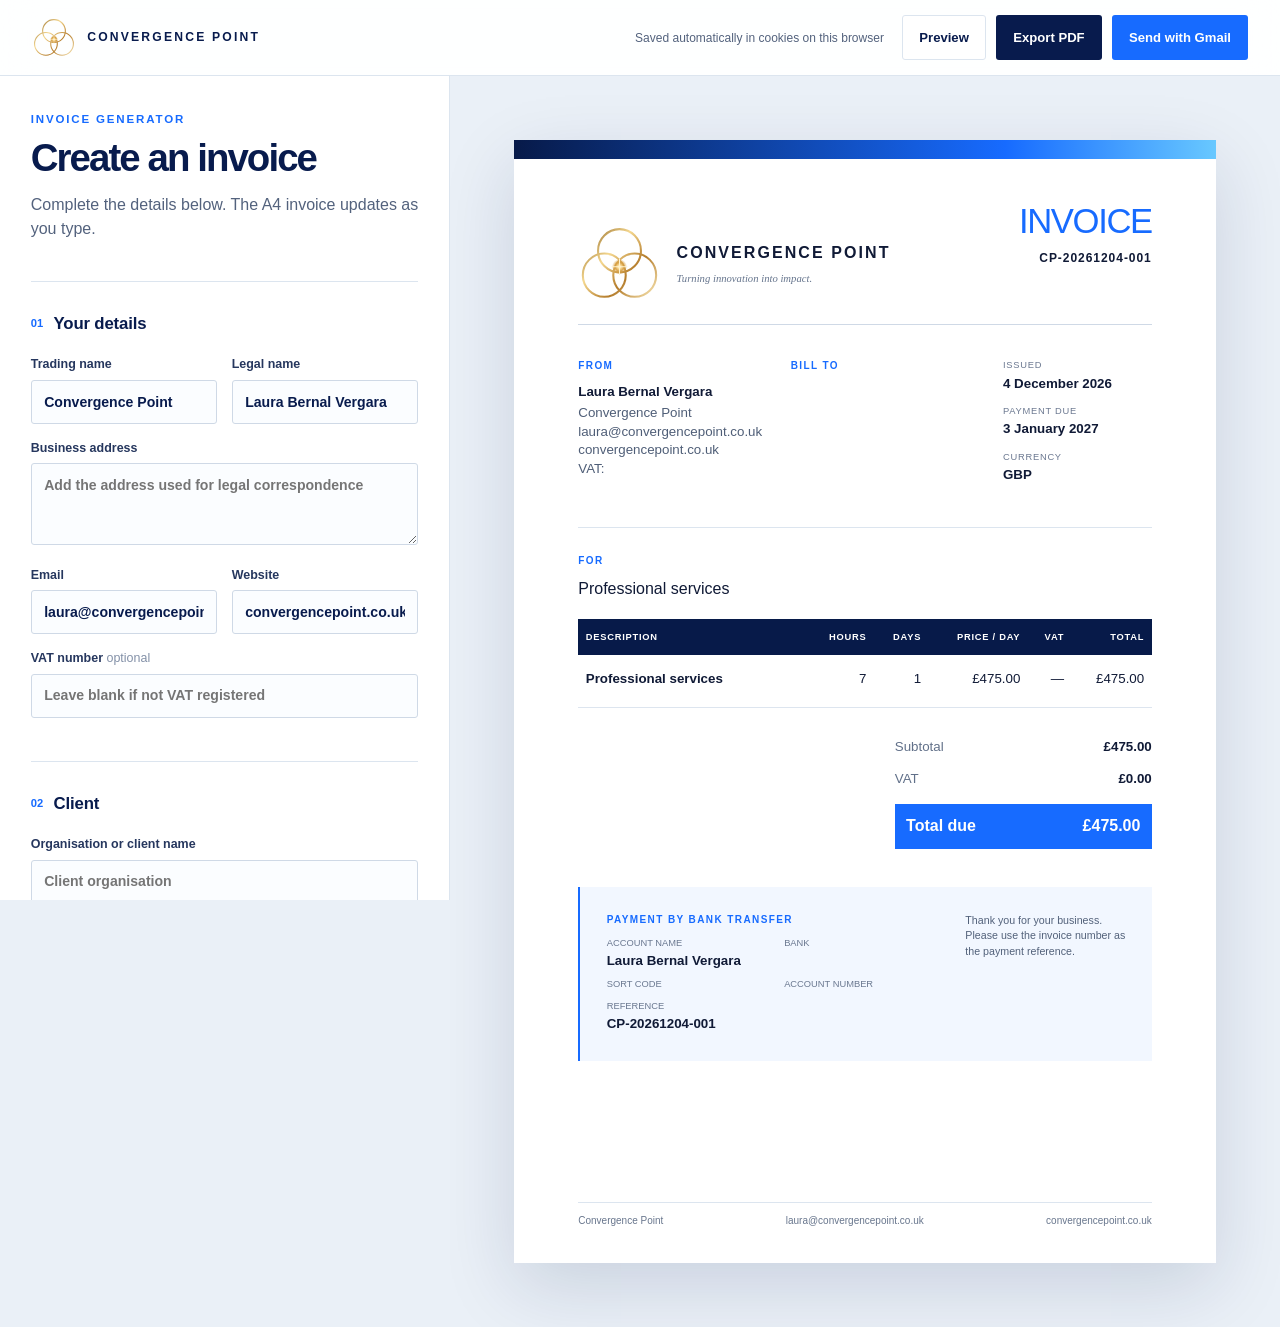
<file: generateinvoice.html>
<!doctype html>
<html lang="en">
<head>
  <meta charset="utf-8">
  <meta name="viewport" content="width=device-width, initial-scale=1">
  <meta name="description" content="Create a branded Convergence Point invoice and export it as a PDF.">
  <meta name="robots" content="noindex,nofollow">
  <title>Invoice Generator — Convergence Point</title>
  <link rel="icon" type="image/svg+xml" href="favicon.svg">
  <link rel="stylesheet" href="invoice.css">
</head>
<body>
  <header class="app-header no-print">
    <a class="app-brand" href="/" aria-label="Back to Convergence Point">
      <img src="logo-mark.svg" alt="" width="44" height="40">
      <span>Convergence Point</span>
    </a>
    <div class="header-actions">
      <span class="privacy-note">Saved automatically in cookies on this browser</span>
      <button class="button button-ghost" type="button" data-action="preview">Preview</button>
      <button class="button button-secondary" type="button" data-action="pdf">Export PDF</button>
      <button class="button button-primary" type="button" data-action="gmail">Send with Gmail</button>
    </div>
  </header>

  <main class="workspace">
    <aside class="editor no-print" aria-label="Invoice editor">
      <div class="editor-intro">
        <p class="eyebrow">Invoice generator</p>
        <h1>Create an invoice</h1>
        <p>Complete the details below. The A4 invoice updates as you type.</p>
      </div>

      <form id="invoice-form" novalidate>
        <section class="form-section">
          <div class="section-title"><span>01</span><h2>Your details</h2></div>
          <div class="field-grid two">
            <label>Trading name<input name="sellerTradingName" value="Convergence Point"></label>
            <label>Legal name<input name="sellerLegalName" value="Laura Bernal Vergara"></label>
          </div>
          <label>Business address<textarea name="sellerAddress" rows="3" placeholder="Add the address used for legal correspondence"></textarea></label>
          <div class="field-grid two">
            <label>Email<input name="sellerEmail" type="email" value="laura@convergencepoint.co.uk"></label>
            <label>Website<input name="sellerWebsite" value="convergencepoint.co.uk"></label>
          </div>
          <label>VAT number <span class="optional">optional</span><input name="sellerVat" placeholder="Leave blank if not VAT registered"></label>
        </section>

        <section class="form-section">
          <div class="section-title"><span>02</span><h2>Client</h2></div>
          <label>Organisation or client name<input name="clientCompany" required placeholder="Client organisation"></label>
          <div class="field-grid two">
            <label>Contact name<input name="clientName" placeholder="Contact name"></label>
            <label>Email<input name="clientEmail" type="email" placeholder="client@example.com"></label>
          </div>
          <label>PO number <span class="optional">optional</span><input name="poNumber" placeholder="Add the client's purchase order number when provided"></label>
          <label>Billing address<textarea name="clientAddress" rows="3" placeholder="Client billing address"></textarea></label>
        </section>

        <section class="form-section">
          <div class="section-title"><span>03</span><h2>Invoice details</h2></div>
          <div class="field-grid two">
            <label>Invoice number<input name="invoiceNumber" readonly aria-readonly="true"></label>
            <label>Currency<select name="currency"><option value="GBP">GBP — £</option><option value="EUR">EUR — €</option><option value="USD">USD — $</option></select></label>
            <label>Issue date<input name="issueDate" type="date"></label>
            <label>Payment due<input name="dueDate" type="date"></label>
          </div>
          <div class="due-shortcuts" aria-label="Due date shortcuts">
            <span>Set due date:</span>
            <button type="button" data-due-days="14">14 days</button>
            <button type="button" data-due-days="30">30 days</button>
            <button type="button" data-due-days="60">60 days</button>
          </div>
          <label>Invoice description<textarea name="invoiceDescription" rows="2" placeholder="A short description of the work or engagement"></textarea></label>
        </section>

        <section class="form-section">
          <div class="section-title item-heading"><span>04</span><h2>Items</h2><button class="text-button" type="button" data-action="add-item">+ Add item</button></div>
          <div class="billing-settings">
            <label>Price per day<input name="dayRate" type="number" min="0" step="0.01" value="475"></label>
            <label>Hours per day<input name="hoursPerDay" type="number" min="0.25" step="0.25" value="7"></label>
          </div>
          <div class="import-box">
            <label>Paste hours from Excel
              <textarea name="timeImport" rows="5" placeholder="Date&#9;Quantity (Hours)&#9;Activity&#10;21 Jul&#9;1.5&#9;Programme planning and kickoff"></textarea>
            </label>
            <div class="import-actions">
              <span>Copy the Date, Quantity (Hours) and Activity columns, including or excluding the headings.</span>
              <button class="button button-ghost" type="button" data-action="import-items">Populate items</button>
            </div>
          </div>
          <div id="item-editor" class="item-editor"></div>
        </section>

        <section class="form-section">
          <div class="section-title"><span>05</span><h2>Payment details</h2></div>
          <div class="field-grid two">
            <label>Account name<input name="bankAccountName" value="Laura Bernal Vergara"></label>
            <label>Bank name<input name="bankName" placeholder="Bank name"></label>
            <label>Sort code<input name="sortCode" inputmode="numeric" placeholder="00-00-00"></label>
            <label>Account number<input name="accountNumber" inputmode="numeric" placeholder="00000000"></label>
            <label>IBAN <span class="optional">optional</span><input name="iban"></label>
            <label>SWIFT / BIC <span class="optional">optional</span><input name="swift"></label>
          </div>
          <label>Bank address <span class="optional">optional</span><textarea name="bankAddress" rows="2" placeholder="Bank address"></textarea></label>
          <label>Payment reference<input name="paymentReference" placeholder="Usually the invoice number"></label>
          <p class="saved-note">All invoice information is saved automatically in cookies so you can return and reuse it on this browser.</p>
        </section>

        <section class="form-section">
          <div class="section-title"><span>06</span><h2>Notes</h2></div>
          <label>Payment terms or note<textarea name="notes" rows="3">Thank you for your business. Please use the invoice number as the payment reference.</textarea></label>
        </section>
      </form>
    </aside>

    <section class="preview-panel" aria-label="Invoice preview">
      <button class="preview-close no-print" type="button" data-action="close-preview" aria-label="Close preview">×</button>
      <article id="invoice" class="invoice-sheet">
        <header class="invoice-header">
          <div class="invoice-brand">
            <img src="logo-mark.svg" alt="Convergence Point">
            <div><strong data-out="sellerTradingName">Convergence Point</strong><span>Turning innovation into impact.</span></div>
          </div>
          <div class="invoice-title"><p>Invoice</p><strong data-out="invoiceNumber"></strong></div>
        </header>

        <section class="invoice-parties">
          <div class="party from">
            <p class="invoice-label">From</p>
            <strong data-out="sellerLegalName">Laura Bernal Vergara</strong>
            <span data-out="sellerTradingName">Convergence Point</span>
            <span class="multiline" data-out="sellerAddress"></span>
            <span data-out="sellerEmail">laura@convergencepoint.co.uk</span>
            <span data-out="sellerWebsite">convergencepoint.co.uk</span>
            <span class="optional-output" data-out-prefix="VAT: " data-out="sellerVat"></span>
          </div>
          <div class="party bill-to">
            <p class="invoice-label">Bill to</p>
            <strong data-out="clientCompany">Client organisation</strong>
            <span data-out="clientName"></span>
            <span class="multiline" data-out="clientAddress"></span>
            <span data-out="clientEmail"></span>
          </div>
          <dl class="invoice-dates">
            <div><dt>Issued</dt><dd data-out-date="issueDate"></dd></div>
            <div><dt>Payment due</dt><dd data-out-date="dueDate"></dd></div>
            <div class="optional-output"><dt>PO number</dt><dd data-out="poNumber"></dd></div>
            <div><dt>Currency</dt><dd data-out="currency">GBP</dd></div>
          </dl>
        </section>

        <section class="invoice-summary-copy">
          <p class="invoice-label">For</p>
          <p data-out="invoiceDescription">Professional services</p>
        </section>

        <table class="invoice-table">
          <thead><tr><th>Description</th><th>Hours</th><th>Days</th><th>Price / day</th><th>VAT</th><th>Total</th></tr></thead>
          <tbody id="invoice-items"></tbody>
        </table>

        <section class="invoice-totals">
          <dl>
            <div><dt>Subtotal</dt><dd data-total="subtotal"></dd></div>
            <div data-tax-row><dt>VAT</dt><dd data-total="tax"></dd></div>
            <div class="grand-total"><dt>Total due</dt><dd data-total="total"></dd></div>
          </dl>
        </section>

        <section class="payment-block">
          <div>
            <p class="invoice-label">Payment by bank transfer</p>
            <dl class="bank-grid">
              <div><dt>Account name</dt><dd data-out="bankAccountName">Laura Bernal Vergara</dd></div>
              <div><dt>Bank</dt><dd data-out="bankName"></dd></div>
              <div class="optional-output"><dt>Bank address</dt><dd class="multiline" data-out="bankAddress"></dd></div>
              <div><dt>Sort code</dt><dd data-out="sortCode"></dd></div>
              <div><dt>Account number</dt><dd data-out="accountNumber"></dd></div>
              <div class="optional-output"><dt>IBAN</dt><dd data-out="iban"></dd></div>
              <div class="optional-output"><dt>SWIFT / BIC</dt><dd data-out="swift"></dd></div>
              <div><dt>Reference</dt><dd data-out="paymentReference"></dd></div>
            </dl>
          </div>
          <p class="invoice-note multiline" data-out="notes"></p>
        </section>

        <footer class="invoice-footer">
          <span data-out="sellerTradingName">Convergence Point</span>
          <span data-out="sellerEmail">laura@convergencepoint.co.uk</span>
          <span>convergencepoint.co.uk</span>
        </footer>
      </article>
    </section>
  </main>

  <div class="toast no-print" role="status" aria-live="polite" data-toast></div>
  <dialog id="gmail-dialog" class="gmail-dialog no-print">
    <button class="dialog-close" type="button" data-action="close-dialog" aria-label="Close">×</button>
    <p class="eyebrow">One final step</p>
    <h2>Your Gmail draft is ready</h2>
    <p>For security, a website cannot attach a file directly to Gmail’s online composer. Export the invoice as a PDF, then attach that downloaded file to the prewritten draft.</p>
    <div class="dialog-actions">
      <button class="button button-secondary" type="button" data-action="pdf">1. Export PDF</button>
      <button class="button button-primary" type="button" data-action="open-gmail">2. Open Gmail draft</button>
    </div>
  </dialog>

  <script src="invoice.js"></script>
</body>
</html>
</file>
<file: invoice.css>
:root {
  --ink: #081b4d;
  --ink-soft: #53627d;
  --navy: #071a49;
  --blue: #176bff;
  --cyan: #68c8ff;
  --gold: #b88432;
  --ice: #f2f7ff;
  --paper: #fff;
  --line: #dce5ef;
  --danger: #a63232;
  --shadow: 0 24px 70px rgba(8,27,77,.14);
  --font: "Helvetica Neue", Helvetica, Arial, sans-serif;
}

* { box-sizing: border-box; }
html { background: #eaf0f7; }
body { margin: 0; min-width: 320px; color: var(--ink); background: #eaf0f7; font-family: var(--font); font-size: 16px; line-height: 1.5; -webkit-font-smoothing: antialiased; }
button, input, textarea, select { font: inherit; }
button { cursor: pointer; }

.app-header { position: sticky; z-index: 20; top: 0; min-height: 76px; padding: .85rem clamp(1rem, 2.5vw, 2.5rem); display: flex; align-items: center; justify-content: space-between; gap: 1.5rem; background: rgba(255,255,255,.94); border-bottom: 1px solid var(--line); backdrop-filter: blur(18px); }
.app-brand { display: inline-flex; align-items: center; gap: .7rem; color: var(--ink); text-decoration: none; }
.app-brand img { width: 44px; height: 40px; }
.app-brand span { font-size: .76rem; font-weight: 700; letter-spacing: .18em; text-transform: uppercase; }
.header-actions { display: flex; align-items: center; gap: .65rem; }
.privacy-note { margin-right: .5rem; color: var(--ink-soft); font-size: .75rem; }
.button { min-height: 42px; padding: .7rem 1rem; border: 1px solid transparent; border-radius: 3px; font-size: .82rem; font-weight: 750; transition: transform .16s ease, background .16s ease, border-color .16s ease; }
.button:hover { transform: translateY(-1px); }
.button-primary { color: #fff; background: var(--blue); }
.button-primary:hover { background: #0d55d7; }
.button-secondary { color: #fff; background: var(--ink); }
.button-ghost { color: var(--ink); background: #fff; border-color: var(--line); }

.workspace { min-height: calc(100vh - 76px); display: grid; grid-template-columns: minmax(340px, 450px) minmax(700px, 1fr); }
.editor { height: calc(100vh - 76px); overflow: auto; padding: 2.2rem clamp(1.25rem, 2.4vw, 2.5rem) 5rem; background: #fff; border-right: 1px solid var(--line); }
.editor-intro { margin-bottom: 2.5rem; }
.eyebrow { margin: 0 0 .65rem; color: var(--blue); font-size: .72rem; font-weight: 800; letter-spacing: .16em; text-transform: uppercase; }
.editor-intro h1 { margin: 0; font-size: clamp(2.1rem, 3vw, 3.1rem); line-height: 1; letter-spacing: -.05em; font-weight: 600; }
.editor-intro > p:last-child { margin: 1rem 0 0; color: var(--ink-soft); }
.form-section { padding: 1.8rem 0; border-top: 1px solid var(--line); }
.section-title { margin-bottom: 1.2rem; display: flex; align-items: center; gap: .65rem; }
.section-title > span { color: var(--blue); font-size: .7rem; font-weight: 800; }
.section-title h2 { margin: 0; font-size: 1.05rem; letter-spacing: -.01em; }
.item-heading .text-button { margin-left: auto; }
.field-grid { display: grid; gap: .9rem; }
.field-grid.two { grid-template-columns: 1fr 1fr; }
label { display: block; margin-bottom: .9rem; color: #26375e; font-size: .78rem; font-weight: 700; }
.optional { color: #8390a7; font-weight: 500; }
input, textarea, select { width: 100%; margin-top: .38rem; padding: .72rem .78rem; color: var(--ink); background: #fbfdff; border: 1px solid #cfd9e6; border-radius: 3px; font-size: .88rem; line-height: 1.35; outline: 0; transition: border-color .15s, box-shadow .15s; }
textarea { resize: vertical; }
input:focus, textarea:focus, select:focus { border-color: var(--blue); box-shadow: 0 0 0 3px rgba(23,107,255,.1); }
input[readonly] { color: #5b6880; background: #eef3f8; cursor: default; }
.check-row { display: flex; align-items: flex-start; gap: .6rem; margin: .3rem 0 0; font-weight: 550; }
.check-row input { width: 17px; height: 17px; margin: .15rem 0 0; }
.due-shortcuts { margin: -.15rem 0 1rem; display: flex; align-items: center; gap: .5rem; color: var(--ink-soft); font-size: .72rem; }
.due-shortcuts button, .text-button { padding: .25rem 0; color: var(--blue); background: transparent; border: 0; font-size: .75rem; font-weight: 750; }
.due-shortcuts button { padding: .25rem .45rem; border: 1px solid #d8e2ed; border-radius: 2px; }

.item-editor { display: grid; gap: .75rem; }
.billing-settings { margin-bottom: .9rem; padding: .9rem; display: grid; grid-template-columns: 1fr 1fr; gap: .6rem; background: #f8fbff; border: 1px solid #dce7f4; border-radius: 4px; }
.billing-settings label { margin: 0; }
.import-box { margin-bottom: .9rem; padding: .9rem; background: #fff; border: 1px dashed #aebfd2; border-radius: 4px; }
.import-box label { margin-bottom: .65rem; }
.import-box textarea { font-family: ui-monospace, SFMono-Regular, Menlo, Consolas, monospace; font-size: .78rem; }
.import-actions { display: flex; align-items: center; justify-content: space-between; gap: .75rem; }
.import-actions span { color: var(--ink-soft); font-size: .72rem; line-height: 1.4; }
.import-actions .button { flex: 0 0 auto; }
.saved-note { margin: .4rem 0 0; color: var(--ink-soft); font-size: .76rem; }
.item-row { padding: .9rem; background: var(--ice); border: 1px solid #dce7f4; border-radius: 4px; }
.item-row-top { display: grid; grid-template-columns: 1fr auto; gap: .5rem; }
.item-row-numbers { display: grid; grid-template-columns: 1fr 1fr; gap: .6rem; }
.remove-item { align-self: start; width: 30px; height: 30px; margin-top: 1.75rem; color: var(--danger); background: #fff; border: 1px solid #e6cccc; border-radius: 50%; font-size: 1rem; line-height: 1; }
.line-total { display: flex; justify-content: flex-end; color: var(--ink-soft); font-size: .76rem; }
.line-total strong { min-width: 100px; margin-left: .5rem; color: var(--ink); text-align: right; }

.preview-panel { min-width: 0; padding: clamp(2rem, 5vw, 5rem); display: flex; justify-content: center; align-items: flex-start; overflow: auto; }
.preview-close { display: none; }
.invoice-sheet { position: relative; width: 210mm; min-height: 297mm; padding: 17mm 17mm 14mm; color: #101a36; background: #fff; box-shadow: var(--shadow); font-size: 10pt; line-height: 1.42; }
.invoice-sheet::before { content: ""; position: absolute; top: 0; left: 0; right: 0; height: 5mm; background: linear-gradient(90deg, var(--navy), var(--blue) 70%, var(--cyan)); }
.invoice-header { min-height: 32mm; display: flex; justify-content: space-between; gap: 2rem; border-bottom: 1px solid #cfd9e6; }
.invoice-brand { display: flex; align-items: center; gap: 4mm; }
.invoice-brand img { width: 22mm; height: 20mm; }
.invoice-brand div { display: flex; flex-direction: column; }
.invoice-brand strong { font-size: 12pt; letter-spacing: .13em; text-transform: uppercase; }
.invoice-brand span { margin-top: 1.5mm; color: #66758d; font-family: Georgia, serif; font-size: 8pt; font-style: italic; }
.invoice-title { text-align: right; }
.invoice-title p { margin: 0; color: var(--blue); font-size: 26pt; line-height: 1; letter-spacing: -.04em; text-transform: uppercase; }
.invoice-title strong { display: block; margin-top: 3mm; font-size: 9pt; letter-spacing: .08em; }
.invoice-parties { padding: 9mm 0 8mm; display: grid; grid-template-columns: 1fr 1fr .8fr; gap: 7mm; border-bottom: 1px solid #dce5ef; }
.invoice-label { margin: 0 0 2.5mm; color: var(--blue); font-size: 7.5pt; font-weight: 800; letter-spacing: .14em; text-transform: uppercase; }
.party { display: flex; flex-direction: column; min-width: 0; }
.party strong { margin-bottom: .5mm; font-size: 10pt; }
.party span { color: #4f5e77; overflow-wrap: anywhere; }
.multiline { white-space: pre-line; }
.invoice-dates { margin: 0; }
.invoice-dates div { margin-bottom: 3mm; }
.invoice-dates dt { color: #6b7890; font-size: 7pt; letter-spacing: .08em; text-transform: uppercase; }
.invoice-dates dd { margin: .6mm 0 0; font-weight: 700; }
.invoice-summary-copy { min-height: 20mm; padding: 7mm 0 5mm; }
.invoice-summary-copy > p:last-child { margin: 0; font-size: 12pt; }
.invoice-table { width: 100%; border-collapse: collapse; }
.invoice-table th { padding: 3mm 2mm; color: #fff; background: var(--navy); font-size: 7pt; letter-spacing: .08em; text-align: right; text-transform: uppercase; }
.invoice-table th:first-child { width: 40%; text-align: left; }
.invoice-table td { padding: 4mm 2mm; border-bottom: 1px solid #dde5ef; text-align: right; vertical-align: top; }
.invoice-table td:first-child { text-align: left; font-weight: 650; }
.invoice-table td span { display: block; margin-top: .8mm; color: #738097; font-size: 8pt; font-weight: 400; white-space: pre-line; }
.invoice-totals { padding-top: 6mm; display: flex; justify-content: flex-end; }
.invoice-totals dl { width: 68mm; margin: 0; }
.invoice-totals dl div { display: flex; justify-content: space-between; padding: 1.8mm 0; }
.invoice-totals dt { color: #617089; }
.invoice-totals dd { margin: 0; font-weight: 700; }
.invoice-totals .grand-total { margin-top: 2mm; padding: 3mm; color: #fff; background: var(--blue); font-size: 12pt; }
.invoice-totals .grand-total dt { color: #fff; font-weight: 750; }
.payment-block { margin-top: 10mm; padding: 7mm; display: grid; grid-template-columns: 1.35fr .65fr; gap: 7mm; background: var(--ice); border-left: 2px solid var(--blue); }
.bank-grid { margin: 0; display: grid; grid-template-columns: 1fr 1fr; column-gap: 6mm; row-gap: 2mm; }
.bank-grid div { min-width: 0; }
.bank-grid dt { color: #6a7890; font-size: 7pt; text-transform: uppercase; }
.bank-grid dd { margin: .4mm 0 0; font-weight: 700; overflow-wrap: anywhere; }
.invoice-note { margin: 0; color: #52617a; font-size: 8pt; }
.invoice-footer { position: absolute; right: 17mm; bottom: 9mm; left: 17mm; padding-top: 3mm; display: flex; justify-content: space-between; color: #68768d; border-top: 1px solid #dce5ef; font-size: 7.5pt; }
.optional-output:has([data-out]:empty), span.optional-output:empty { display: none; }

.toast { position: fixed; z-index: 50; right: 1.25rem; bottom: 1.25rem; max-width: 360px; padding: .9rem 1rem; color: #fff; background: var(--navy); border-radius: 4px; box-shadow: var(--shadow); font-size: .85rem; opacity: 0; transform: translateY(12px); pointer-events: none; transition: .2s ease; }
.toast.visible { opacity: 1; transform: none; }
.gmail-dialog { max-width: 520px; padding: 2rem; color: var(--ink); border: 0; border-radius: 5px; box-shadow: 0 28px 90px rgba(7,26,73,.28); }
.gmail-dialog::backdrop { background: rgba(7,26,73,.65); backdrop-filter: blur(4px); }
.gmail-dialog h2 { margin: 0; font-size: 2rem; line-height: 1.05; letter-spacing: -.04em; }
.gmail-dialog > p:not(.eyebrow) { color: var(--ink-soft); }
.dialog-close { position: absolute; top: .7rem; right: .8rem; color: var(--ink); background: transparent; border: 0; font-size: 1.5rem; }
.dialog-actions { margin-top: 1.5rem; display: flex; gap: .7rem; }

body.preview-mode { overflow: hidden; }
body.preview-mode .preview-panel { position: fixed; z-index: 40; inset: 0; padding: 2rem; background: rgba(7,26,73,.88); }
body.preview-mode .preview-close { position: fixed; z-index: 42; top: 1rem; right: 1.2rem; display: block; width: 42px; height: 42px; color: #fff; background: rgba(255,255,255,.12); border: 1px solid rgba(255,255,255,.35); border-radius: 50%; font-size: 1.7rem; }

@media (max-width: 1120px) {
  .privacy-note { display: none; }
  .workspace { grid-template-columns: minmax(320px, 390px) minmax(600px, 1fr); }
  .preview-panel { padding: 2rem; }
}

@media (max-width: 820px) {
  .app-header { position: static; align-items: flex-start; }
  .app-brand span { display: none; }
  .header-actions { flex-wrap: wrap; justify-content: flex-end; }
  .button { min-height: 38px; padding: .55rem .7rem; }
  .workspace { display: block; }
  .editor { height: auto; border-right: 0; }
  .preview-panel { padding: 1rem; overflow: hidden; }
  .invoice-sheet { width: 210mm; transform: scale(.48); transform-origin: top left; margin-right: calc(-210mm * .52); margin-bottom: calc(-297mm * .52); }
}

@media (max-width: 520px) {
  .field-grid.two, .item-row-numbers, .billing-settings { grid-template-columns: 1fr; }
  .import-actions { align-items: stretch; flex-direction: column; }
  .header-actions .button-ghost { display: none; }
  .app-header { padding: .7rem; }
  .invoice-sheet { transform: scale(.39); margin-right: calc(-210mm * .61); margin-bottom: calc(-297mm * .61); }
  .dialog-actions { flex-direction: column; }
}

@page { size: A4; margin: 0; }
@media print {
  html, body { width: 210mm; min-width: 0; height: 297mm; background: #fff; }
  .no-print, .app-header, .editor, .preview-close { display: none !important; }
  .workspace, .preview-panel { display: block; width: auto; min-height: 0; padding: 0; overflow: visible; background: #fff; }
  .invoice-sheet { width: 210mm; min-height: 297mm; margin: 0; box-shadow: none; transform: none !important; print-color-adjust: exact; -webkit-print-color-adjust: exact; }
}
</file>
